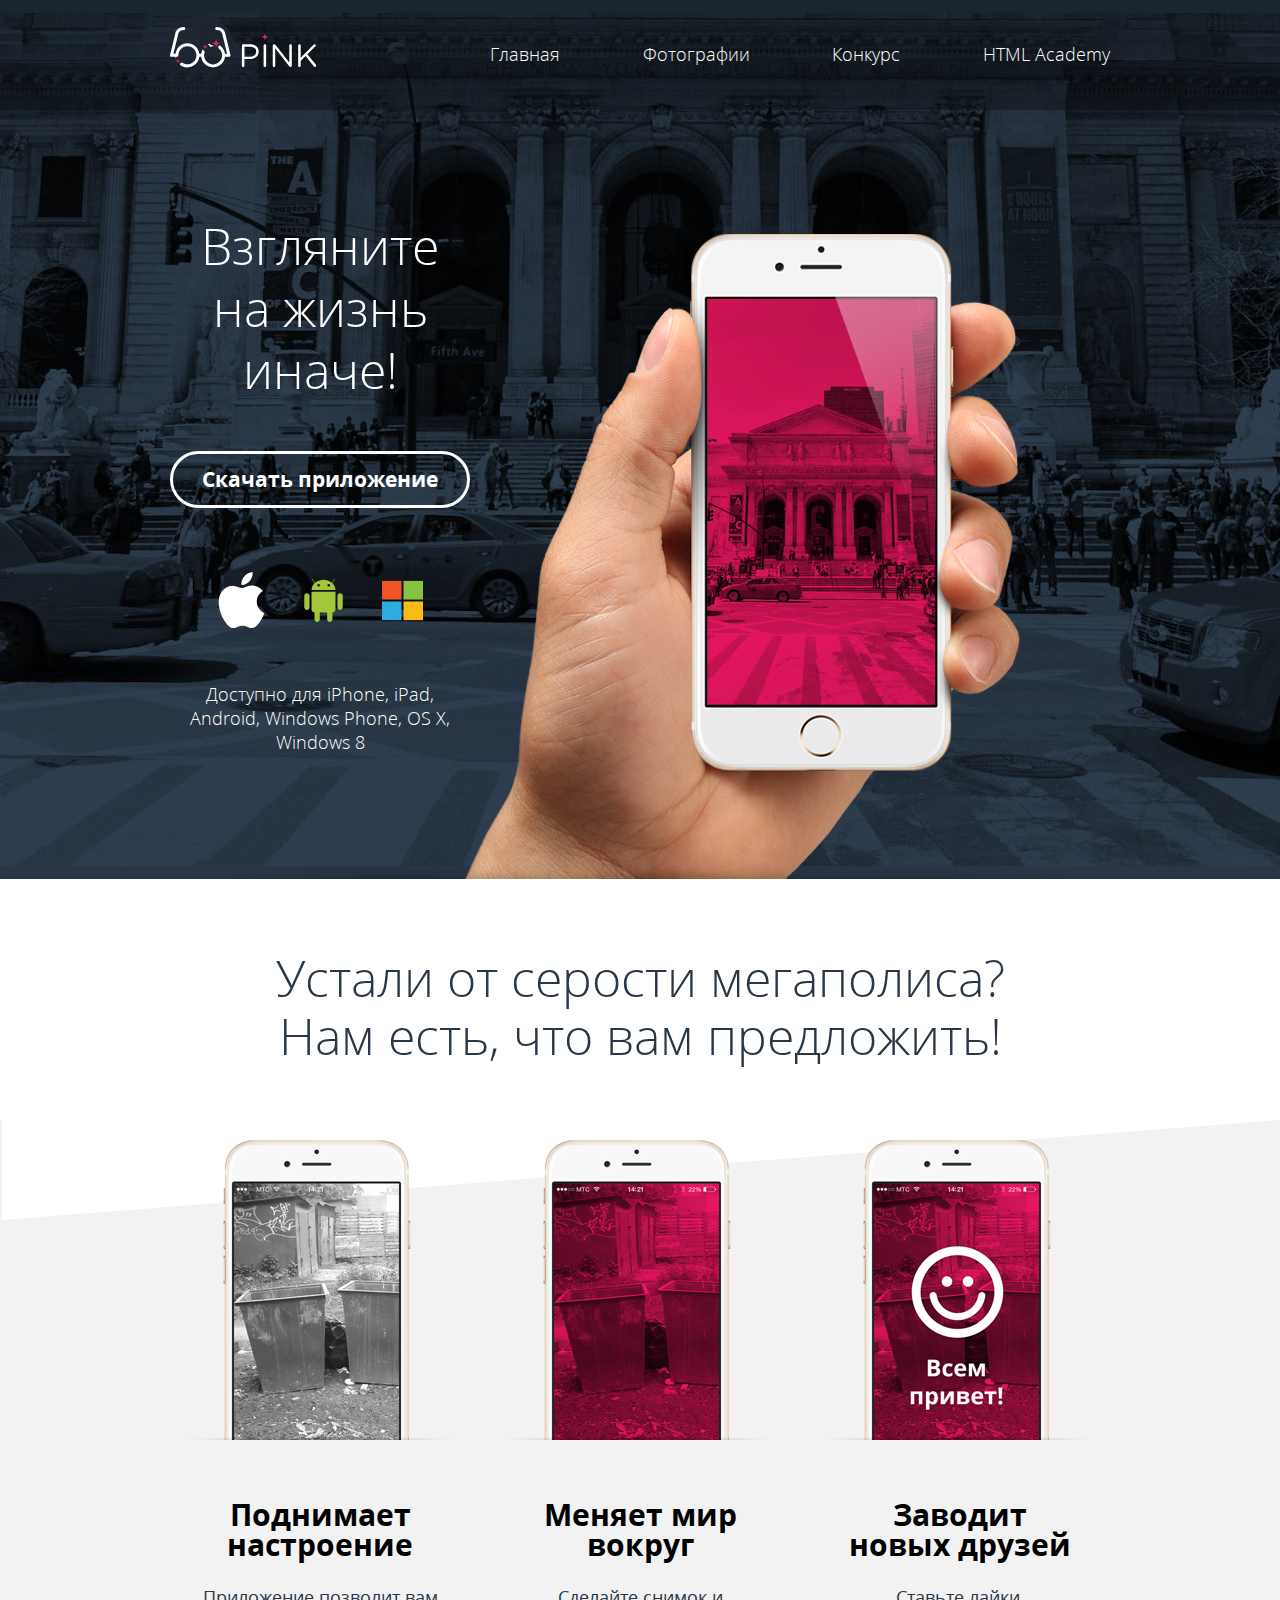
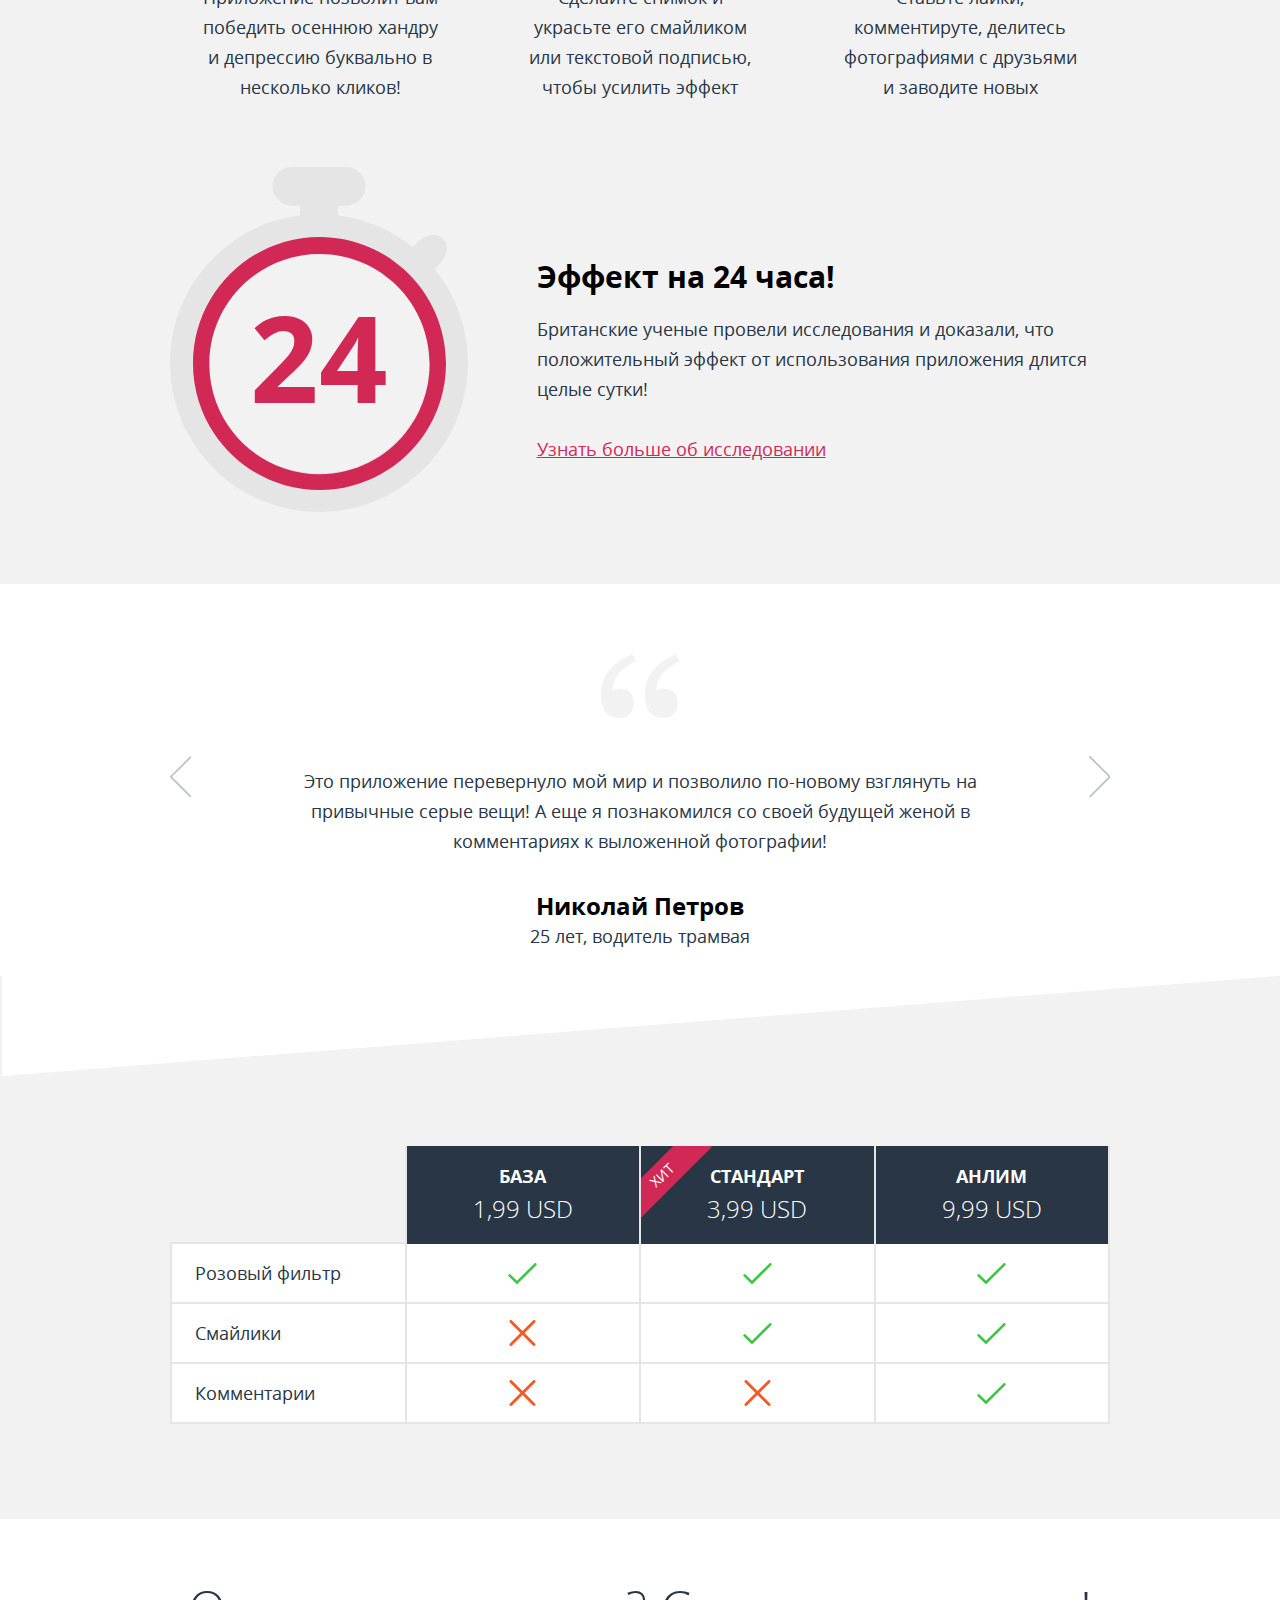
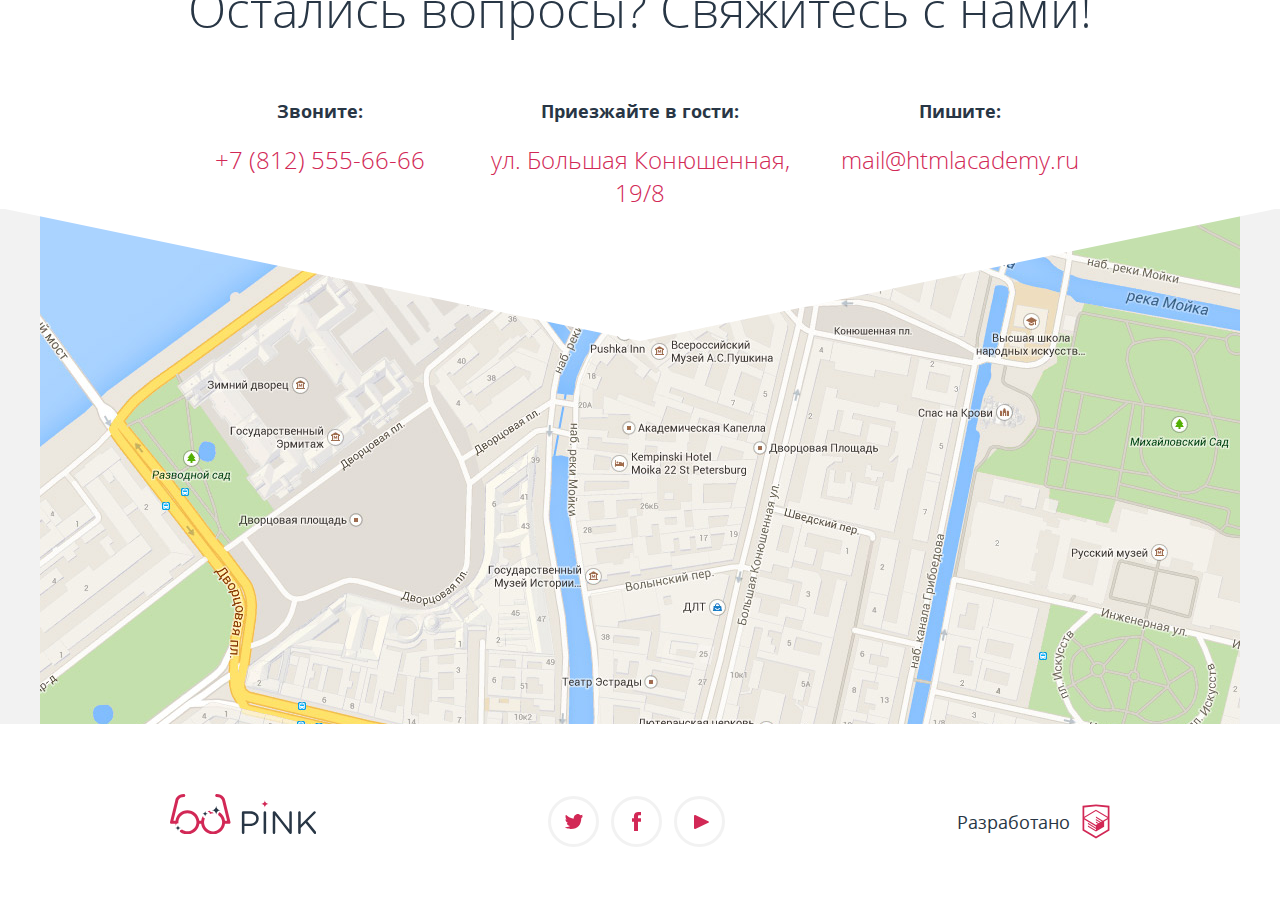
<file: pink/index.html>
<!DOCTYPE html>
<html lang="ru">
  <head>
    <meta charset="utf-8">
    <title>HTML Academy: Пинк</title>
    <link rel="stylesheet" type="text/css" href="css/style.min.css">
    <meta name="viewport" content="width=device-width, initial-scale=1.0">
    <meta name="format-detection" content="telephone=no">
    <script src="js/svg4everybody.min.js"></script>
    <script async src="js/picturefill.min.js"></script>
  </head>
  <body>
    <header class="header header--front">
      <nav class="main-menu  main-menu--closed  main-menu--no-js">
        <div class="main-menu__branding  page-width">
          <a href="" class="header__logo-link">
            <svg class="logo  header__logo" xmlns="http://www.w3.org/2000/svg" width="146.3" height="40.375" viewBox="0 0 146.3 40.375">
              <g class="logo__title">
                <path d="M71.874 18.66c0-.707.58-1.287 1.256-1.287h7.18c5.087 0 8.436 2.704 8.436 7.146v.063c0 4.86-4.057 7.373-8.854 7.373h-5.475v6.825c0 .71-.58 1.29-1.288 1.29-.677 0-1.257-.58-1.257-1.29V18.66zm8.114 10.98c3.734 0 6.182-1.995 6.182-4.958v-.063c0-3.22-2.414-4.895-6.053-4.895h-5.7v9.917h5.57zM93.603 18.5c0-.708.58-1.288 1.255-1.288.71 0 1.288.58 1.288 1.288v20.283c0 .708-.58 1.287-1.288 1.287-.676 0-1.255-.58-1.255-1.287V18.5zM102.744 18.532c0-.676.58-1.256 1.256-1.256h.354c.58 0 .935.29 1.288.74l13.684 17.45V18.468c0-.676.547-1.256 1.256-1.256.676 0 1.224.58 1.224 1.256v20.35c0 .675-.48 1.19-1.158 1.19h-.13c-.547 0-.934-.322-1.318-.773l-13.975-17.868v17.45c0 .676-.547 1.256-1.256 1.256-.677 0-1.224-.58-1.224-1.256V18.532h-.002zM128.173 18.5c0-.708.58-1.288 1.257-1.288.708 0 1.286.58 1.286 1.288v12.33l12.848-13.167c.29-.257.58-.45.998-.45.676 0 1.225.61 1.225 1.255 0 .354-.162.644-.42.9l-7.984 7.92 8.564 10.562c.225.29.354.547.354.935 0 .676-.577 1.288-1.285 1.288-.483 0-.806-.258-1.03-.58l-8.402-10.463-4.863 4.86v4.895c0 .708-.578 1.288-1.286 1.288-.677 0-1.257-.58-1.257-1.288V18.5h-.004z"/>
              </g>
              <path class="logo__stars" d="M98.498 9.875c-2.002 0-3.623-1.623-3.623-3.624 0 2.002-1.623 3.625-3.625 3.625 2.002 0 3.625 1.623 3.625 3.624 0-2.002 1.62-3.625 3.623-3.625z"/>
              <g class="logo__glasses  logo__glasses--stars">
                <path d="M43.094 19.313c.246 0 .49.014.73.033-.437-.728-1.227-1.22-2.136-1.22-.877 0-1.614-.57-1.884-1.355-.727.21-1.425.483-2.09.817.063.017.123.038.19.038 1.103 0 2 .896 2 2 0 .096-.016.188-.03.28 1-.38 2.085-.592 3.22-.592z"/>
                <path d="M60.462 28.016L55.287 6.65c-.36-2.347-2.593-6.65-8.6-6.65-.828 0-1.5.67-1.5 1.5s.672 1.5 1.5 1.5c4.857 0 5.576 3.73 5.64 4.143l4.767 19.7H55.02c-.444-3.556-2.452-6.627-5.304-8.52-.897.378-1.53 1.268-1.53 2.302 0 .088-.014.17-.025.256 1.992 1.36 3.416 3.49 3.83 5.965.082.49.135.988.135 1.5s-.053 1.012-.135 1.5c-.716 4.272-4.42 7.53-8.896 7.53-4.475 0-8.18-3.258-8.896-7.53-.082-.488-.135-.988-.135-1.5s.053-1.01.135-1.5c.147-.878.427-1.71.808-2.483-1.034-.078-1.852-.932-1.852-1.985 0-.19-.077-.357-.192-.49-.938 1.47-1.57 3.15-1.795 4.96h-1.82c-.74-5.928-5.802-10.532-11.927-10.532S6.235 20.917 5.493 26.845H3.42L8.187 7.142C8.25 6.73 8.97 3 13.827 3c.828 0 1.5-.67 1.5-1.5s-.672-1.5-1.5-1.5c-6.007 0-8.24 4.303-8.6 6.65L.052 28.017c-.266 1.11.53 1.826 1.426 1.826.012 0 .023.004.036.004h3.982c.08.628.215 1.237.387 1.83.06-.105.102-.223.102-.353 0-1.104.896-2 2-2 .166 0 .324.025.478.063-.043-.343-.074-.688-.074-1.042 0-.512.052-1.01.134-1.5.715-4.27 4.42-7.53 8.896-7.53s8.18 3.26 8.896 7.53c.082.49.135.988.135 1.5s-.052 1.012-.134 1.5c-.715 4.272-4.42 7.53-8.896 7.53-2.022 0-3.883-.67-5.386-1.793-.35.303-.8.492-1.3.492-.412 0-.748.336-.748.748 0 .29-.065.564-.176.812 2.075 1.708 4.722 2.743 7.614 2.743 6.125 0 11.185-4.604 11.927-10.53h1.815c.742 5.926 5.802 10.53 11.927 10.53s11.186-4.604 11.927-10.53H59c.012 0 .023-.004.036-.004.895.002 1.692-.715 1.426-1.824z"/>
              </g>
              <g class="logo__glasses  logo__glasses--nostars">
              <path d="M60.462 28.016L55.287 6.65c-.36-2.347-2.593-6.65-8.6-6.65-.828 0-1.5.67-1.5 1.5s.672 1.5 1.5 1.5c4.857 0 5.576 3.73 5.64 4.143l4.767 19.7H55.02c-.74-5.926-5.8-10.53-11.926-10.53s-11.186 4.604-11.927 10.53h-1.82c-.74-5.926-5.802-10.53-11.927-10.53S6.235 20.917 5.493 26.843H3.42l4.767-19.7C8.25 6.73 8.97 3 13.827 3c.828 0 1.5-.67 1.5-1.5s-.672-1.5-1.5-1.5c-6.007 0-8.24 4.303-8.6 6.65L.052 28.017c-.266 1.11.53 1.826 1.426 1.826.012 0 .023.004.036.004h3.982c.74 5.926 5.802 10.53 11.927 10.53s11.185-4.604 11.927-10.53h1.814c.742 5.926 5.802 10.53 11.927 10.53s11.187-4.604 11.928-10.53H59c.012 0 .023-.004.036-.004.895 0 1.692-.717 1.426-1.826zm-34.147 1.828c-.715 4.272-4.42 7.53-8.896 7.53-4.476 0-8.18-3.258-8.897-7.53-.082-.488-.135-.988-.135-1.5s.053-1.01.135-1.5c.715-4.27 4.42-7.53 8.896-7.53 4.474 0 8.18 3.26 8.895 7.53.082.49.135.988.135 1.5s-.053 1.01-.135 1.5zm25.675 0c-.716 4.272-4.42 7.53-8.896 7.53-4.475 0-8.18-3.258-8.896-7.53-.082-.488-.135-.988-.135-1.5s.053-1.01.135-1.5c.716-4.27 4.42-7.53 8.896-7.53 4.475 0 8.18 3.26 8.896 7.53.082.49.135.988.135 1.5s-.053 1.01-.135 1.5z"/>
              </g>
              <path class="logo__stars" d="M50.686 16.125c-2.485 0-4.5-2.014-4.5-4.5 0 2.486-2.013 4.5-4.498 4.5 2.485 0 4.5 2.014 4.5 4.5 0-2.486 2.012-4.5 4.498-4.5zM37.904 19.626c-1.52 0-2.75-1.23-2.75-2.75 0 1.52-1.23 2.75-2.748 2.75 1.52 0 2.75 1.23 2.75 2.75 0-1.52 1.23-2.75 2.748-2.75zM10.734 34.072c-1.52 0-2.75-1.23-2.75-2.75 0 1.52-1.23 2.75-2.748 2.75 1.52 0 2.75 1.23 2.75 2.748 0-1.517 1.23-2.748 2.748-2.748z"/>
            </svg>
          </a>
          <div class="main-menu__items">
            <a class="main-menu__item  main-menu__item--active" href="">Главная</a>
            <a class="main-menu__item" href="photo.html">Фотографии</a>
            <a class="main-menu__item" href="form.html">Конкурс</a>
            <a class="main-menu__item" href="https://htmlacademy.ru">HTML Academy</a>
          </div>
          <button class="main-menu__switch" type="button">
            <span class="main-menu__switch-line"></span>
            <span class="main-menu__switch-line"></span>
            <span class="main-menu__switch-line"></span>
          </button>
        </div>
      </nav>
      <div class="intro">
        <div class="intro__inner">
          <div class="apps">
            <div class="apps__hand"></div>
            <div class="apps__links">
              <div class="apps__links-inner">
                <h2 class="apps__title">Взгляните на жизнь иначе!</h2>
                <a href="https://www.appstore.com/" class="apps__download  button">Скачать приложение</a>
                <script>svg4everybody(); </script>
                <div class="apps__logos">
                  <a class="apps__link" href="https://www.appstore.com/" title="Apple Store">
                    <svg width="47" height="56">
                      <use xmlns:xlink="http://www.w3.org/1999/xlink" xlink:href="img/icons/symbols.svg#logo-apple"></use>
                    </svg>
                  </a>
                  <a class="apps__link" href="https://play.google.com/" title="Google Play">
                    <svg width="47" height="43">
                      <use xmlns:xlink="http://www.w3.org/1999/xlink" xlink:href="img/icons/symbols.svg#logo-android"></use>
                    </svg>
                  </a>
                  <a class="apps__link" href="https://www.microsoft.com/ru-ru/store/apps" title="Windows Store">
                    <svg width="41" height="43">
                      <use xmlns:xlink="http://www.w3.org/1999/xlink" xlink:href="img/icons/symbols.svg#logo-microsoft"></use>
                    </svg>
                  </a>
                </div>
                <div class="apps__description">Доступно для iPhone, iPad, Android, Windows Phone, OS X, Windows 8</div>
              </div>
            </div>
          </div>
        </div>
      </div>
    </header>
    <div class="promo">
      <div class="promo__header  page-width">
        <h2 class="promo__slogan">Устали от серости мегаполиса?</h2>
        <h2 class="promo__slogan">Нам есть, что вам предложить!</h2>
      </div>
      <div class="promo__items-wrapper">
        <div class="promo__items  page-width">
          <div class="promo__items-inner">
            <div class="promo__item">
              <div class="promo__image  promo__image--image-1"></div>
              <h3 class="promo__title">Поднимает настроение</h3>
              <p class="promo__text">Приложение позволит вам победить осеннюю хандру и депрессию буквально в несколько кликов!</p>
            </div>
            <div class="promo__item">
              <div class="promo__image  promo__image--image-2"></div>
              <h3 class="promo__title">Меняет мир вокруг</h3>
              <p class="promo__text">Сделайте снимок и украсьте его смайликом или текстовой подписью, чтобы усилить эффект</p>
            </div>
            <div class="promo__item">
              <div class="promo__image  promo__image--image-3"></div>
              <h3 class="promo__title">Заводит новых друзей</h3>
              <p class="promo__text">Ставьте лайки, комментируте, делитесь фотографиями с друзьями и заводите новых</p>
            </div>
          </div>
        </div>
      </div>
      <div class="promo__footer-wrapper">
        <div class="promo__footer  page-width">
         <div class="promo__timer-wrapper">
            <div class="promo__timer">
              <div class="promo__circle">
                <div class="promo__time">24</div>
              </div>
            </div>
          </div>
          <div class="promo__footer-item">
            <h3 class="promo__title  promo__title--bottom">Эффект <br>на 24 часа!</h3>
            <p class="promo__text  promo__text--bottom">Британские ученые провели исследования и доказали, что положительный эффект от использования приложения длится целые сутки!
            </p>
            <a class="promo__readmore" href="brit.html">Узнать больше об исследовании</a>
          </div>
        </div>
      </div>
    </div>
    <div class="reviews">
      <div class="reviews__inner  page-width">
        <div class="slider">
          <div class="reviews__items  slider__items">
            <div class="reviews__item  slider__item">
              <h3 class="reviews__title">Николай Петров</h3>
              <p class="reviews__description">25 лет, водитель трамвая</p>
              <q class="reviews__text">Это приложение перевернуло мой мир и позволило по-новому взглянуть на привычные серые вещи! А еще я познакомился со своей будущей женой в комментариях к выложенной фотографии!</q>
            </div>
            <div class="reviews__item  slider__item">
              <h3 class="reviews__title">Николай Петров</h3>
              <p class="reviews__description">25 лет, водитель трамвая</p>
              <q class="reviews__text">Это приложение перевернуло мой мир и позволило по-новому взглянуть на привычные серые вещи! А еще я познакомился со своей будущей женой в комментариях к выложенной фотографии!</q>
            </div>
            <div class="reviews__item  slider__item">
              <h3 class="reviews__title">Николай Петров</h3>
              <p class="reviews__description">25 лет, водитель трамвая</p>
              <q class="reviews__text">Это приложение перевернуло мой мир и позволило по-новому взглянуть на привычные серые вещи! А еще я познакомился со своей будущей женой в комментариях к выложенной фотографии!</q>
            </div>
          </div>
          <div class="reviews__arrows">
            <button class="reviews__arrow reviews__arrow--left" type="button"></button>
            <button class="reviews__arrow reviews__arrow--right" type="button"></button>
          </div>
          <div class="reviews__switches  slider__switches">
            <input class="slider__control" type="radio" name="review" id="review-1" checked>
            <label class="slider__switch" for="review-1"></label>
            <input class="slider__control" type="radio" name="review" id="review-2">
            <label class="slider__switch" for="review-2"></label>
            <input class="slider__control" type="radio" name="review" id="review-3">
            <label class="slider__switch" for="review-3"></label>
          </div>
        </div>
      </div>
    </div>
    <div class="price">
      <div class="price__inner">
        <div class="slider">
          <div class="price__table slider__items">
            <div class="price__column  slider__item">
              <div class="price__item">Розовый фильтр</div>
              <div class="price__item">Смайлики</div>
              <div class="price__item">Комментарии</div>
            </div>
            <div class="price__column  slider__item">
              <header class="price__item  price__item--header">
                <div class="price__title">База</div>
                <div class="price__cost">1,99 USD</div>
              </header>
              <div class="price__item  price__item--yes">Розовый фильтр</div>
              <div class="price__item  price__item--no">Смайлики</div>
              <div class="price__item  price__item--no">Комментарии</div>
            </div>
            <div class="price__column  slider__item">
              <header class="price__item  price__item--header  price__item--hit">
                <div class="price__title">Стандарт</div>
                <div class="price__cost">3,99 USD</div>
              </header>
              <div class="price__item  price__item--yes">Розовый фильтр</div>
              <div class="price__item  price__item--yes">Смайлики</div>
              <div class="price__item  price__item--no">Комментарии</div>
            </div>
            <div class="price__column  slider__item">
              <header class="price__item  price__item--header">
                <div class="price__title">Анлим</div>
                <div class="price__cost">9,99 USD</div>
              </header>
              <div class="price__item  price__item--yes">Розовый фильтр</div>
              <div class="price__item  price__item--yes">Смайлики</div>
              <div class="price__item  price__item--yes">Комментарии</div>
            </div>
          </div>
          <div class="price__switches  slider__switches">
            <input class="slider__control" type="radio" name="price" id="price-1">
            <label class="slider__switch" for="price-1"></label>
            <input class="slider__control" type="radio" name="price" id="price-2" checked>
            <label class="slider__switch" for="price-2"></label>
            <input class="slider__control" type="radio" name="price" id="price-3">
            <label class="slider__switch" for="price-3"></label>
          </div>
        </div>
      </div>
    </div>
    <footer class="footer">
      <div class="contacts">
        <div class="contacts__inner  page-width">
          <h3 class="contacts__title">Остались вопросы? Свяжитесь с нами!</h3>
          <div class="contacts__items">
            <div class="contacts__item">
              <h4 class="contacts__label">Звоните:</h4>
              <p class="contacts__data">+7 (812) 555-66-66</p>
            </div>
            <div class="contacts__item">
              <h4 class="contacts__label">Пишите:</h4>
              <a class="contacts__data  contacts__data--mail" href="mailto:mail@htmlacademy.ru">mail@htmlacademy.ru</a>
            </div>
            <div class="contacts__item">
              <h4 class="contacts__label">Приезжайте в гости:</h4>
              <p class="contacts__data">ул. Большая Конюшенная, 19/8</p>
            </div>
          </div>
        </div>
        <div class="contacts__map">
          <iframe src="https://www.google.com/maps/embed?pb=!1m18!1m12!1m3!1d3997.3566910597765!2d30.318419990807197!3d59.937479378541646!2m3!1f0!2f0!3f0!3m2!1i1024!2i768!4f13.1!3m3!1m2!1s0x469631057d105877%3A0x91c16b0cf63dfa74!2z0JHQvtC70YzRiNCw0Y8g0JrQvtC90Y7RiNC10L3QvdCw0Y8g0YPQu9C40YbQsA!5e0!3m2!1sru!2sru!4v1466943129510" style="border-style: none; width: 100%; height: 100%;" allowfullscreen></iframe>
        </div>
      </div>
      <div class="footer__branding  footer__branding--front  page-width">

        <a href="index.html" class="footer__logo-link">
          <svg class="logo  footer__logo" xmlns="http://www.w3.org/2000/svg" width="146.3" height="40.375" viewBox="0 0 146.3 40.375">
            <g class="logo__title  logo__title--inverse">
              <path d="M71.874 18.66c0-.707.58-1.287 1.256-1.287h7.18c5.087 0 8.436 2.704 8.436 7.146v.063c0 4.86-4.057 7.373-8.854 7.373h-5.475v6.825c0 .71-.58 1.29-1.288 1.29-.677 0-1.257-.58-1.257-1.29V18.66zm8.114 10.98c3.734 0 6.182-1.995 6.182-4.958v-.063c0-3.22-2.414-4.895-6.053-4.895h-5.7v9.917h5.57zM93.603 18.5c0-.708.58-1.288 1.255-1.288.71 0 1.288.58 1.288 1.288v20.283c0 .708-.58 1.287-1.288 1.287-.676 0-1.255-.58-1.255-1.287V18.5zM102.744 18.532c0-.676.58-1.256 1.256-1.256h.354c.58 0 .935.29 1.288.74l13.684 17.45V18.468c0-.676.547-1.256 1.256-1.256.676 0 1.224.58 1.224 1.256v20.35c0 .675-.48 1.19-1.158 1.19h-.13c-.547 0-.934-.322-1.318-.773l-13.975-17.868v17.45c0 .676-.547 1.256-1.256 1.256-.677 0-1.224-.58-1.224-1.256V18.532h-.002zM128.173 18.5c0-.708.58-1.288 1.257-1.288.708 0 1.286.58 1.286 1.288v12.33l12.848-13.167c.29-.257.58-.45.998-.45.676 0 1.225.61 1.225 1.255 0 .354-.162.644-.42.9l-7.984 7.92 8.564 10.562c.225.29.354.547.354.935 0 .676-.577 1.288-1.285 1.288-.483 0-.806-.258-1.03-.58l-8.402-10.463-4.863 4.86v4.895c0 .708-.578 1.288-1.286 1.288-.677 0-1.257-.58-1.257-1.288V18.5h-.004z"/>
            </g>
            <path class="logo__stars" d="M98.498 9.875c-2.002 0-3.623-1.623-3.623-3.624 0 2.002-1.623 3.625-3.625 3.625 2.002 0 3.625 1.623 3.625 3.624 0-2.002 1.62-3.625 3.623-3.625z"/>
            <g class="logo__glasses  logo__glasses--stars  logo__glasses--inverse">
              <path d="M43.094 19.313c.246 0 .49.014.73.033-.437-.728-1.227-1.22-2.136-1.22-.877 0-1.614-.57-1.884-1.355-.727.21-1.425.483-2.09.817.063.017.123.038.19.038 1.103 0 2 .896 2 2 0 .096-.016.188-.03.28 1-.38 2.085-.592 3.22-.592z"/>
              <path d="M60.462 28.016L55.287 6.65c-.36-2.347-2.593-6.65-8.6-6.65-.828 0-1.5.67-1.5 1.5s.672 1.5 1.5 1.5c4.857 0 5.576 3.73 5.64 4.143l4.767 19.7H55.02c-.444-3.556-2.452-6.627-5.304-8.52-.897.378-1.53 1.268-1.53 2.302 0 .088-.014.17-.025.256 1.992 1.36 3.416 3.49 3.83 5.965.082.49.135.988.135 1.5s-.053 1.012-.135 1.5c-.716 4.272-4.42 7.53-8.896 7.53-4.475 0-8.18-3.258-8.896-7.53-.082-.488-.135-.988-.135-1.5s.053-1.01.135-1.5c.147-.878.427-1.71.808-2.483-1.034-.078-1.852-.932-1.852-1.985 0-.19-.077-.357-.192-.49-.938 1.47-1.57 3.15-1.795 4.96h-1.82c-.74-5.928-5.802-10.532-11.927-10.532S6.235 20.917 5.493 26.845H3.42L8.187 7.142C8.25 6.73 8.97 3 13.827 3c.828 0 1.5-.67 1.5-1.5s-.672-1.5-1.5-1.5c-6.007 0-8.24 4.303-8.6 6.65L.052 28.017c-.266 1.11.53 1.826 1.426 1.826.012 0 .023.004.036.004h3.982c.08.628.215 1.237.387 1.83.06-.105.102-.223.102-.353 0-1.104.896-2 2-2 .166 0 .324.025.478.063-.043-.343-.074-.688-.074-1.042 0-.512.052-1.01.134-1.5.715-4.27 4.42-7.53 8.896-7.53s8.18 3.26 8.896 7.53c.082.49.135.988.135 1.5s-.052 1.012-.134 1.5c-.715 4.272-4.42 7.53-8.896 7.53-2.022 0-3.883-.67-5.386-1.793-.35.303-.8.492-1.3.492-.412 0-.748.336-.748.748 0 .29-.065.564-.176.812 2.075 1.708 4.722 2.743 7.614 2.743 6.125 0 11.185-4.604 11.927-10.53h1.815c.742 5.926 5.802 10.53 11.927 10.53s11.186-4.604 11.927-10.53H59c.012 0 .023-.004.036-.004.895.002 1.692-.715 1.426-1.824z"/>
            </g>
            <g class="logo__glasses  logo__glasses--nostars  logo__glasses--inverse">
            <path d="M60.462 28.016L55.287 6.65c-.36-2.347-2.593-6.65-8.6-6.65-.828 0-1.5.67-1.5 1.5s.672 1.5 1.5 1.5c4.857 0 5.576 3.73 5.64 4.143l4.767 19.7H55.02c-.74-5.926-5.8-10.53-11.926-10.53s-11.186 4.604-11.927 10.53h-1.82c-.74-5.926-5.802-10.53-11.927-10.53S6.235 20.917 5.493 26.843H3.42l4.767-19.7C8.25 6.73 8.97 3 13.827 3c.828 0 1.5-.67 1.5-1.5s-.672-1.5-1.5-1.5c-6.007 0-8.24 4.303-8.6 6.65L.052 28.017c-.266 1.11.53 1.826 1.426 1.826.012 0 .023.004.036.004h3.982c.74 5.926 5.802 10.53 11.927 10.53s11.185-4.604 11.927-10.53h1.814c.742 5.926 5.802 10.53 11.927 10.53s11.187-4.604 11.928-10.53H59c.012 0 .023-.004.036-.004.895 0 1.692-.717 1.426-1.826zm-34.147 1.828c-.715 4.272-4.42 7.53-8.896 7.53-4.476 0-8.18-3.258-8.897-7.53-.082-.488-.135-.988-.135-1.5s.053-1.01.135-1.5c.715-4.27 4.42-7.53 8.896-7.53 4.474 0 8.18 3.26 8.895 7.53.082.49.135.988.135 1.5s-.053 1.01-.135 1.5zm25.675 0c-.716 4.272-4.42 7.53-8.896 7.53-4.475 0-8.18-3.258-8.896-7.53-.082-.488-.135-.988-.135-1.5s.053-1.01.135-1.5c.716-4.27 4.42-7.53 8.896-7.53 4.475 0 8.18 3.26 8.896 7.53.082.49.135.988.135 1.5s-.053 1.01-.135 1.5z"/>
            </g>
            <path class="logo__stars  logo__stars--inverse" d="M50.686 16.125c-2.485 0-4.5-2.014-4.5-4.5 0 2.486-2.013 4.5-4.498 4.5 2.485 0 4.5 2.014 4.5 4.5 0-2.486 2.012-4.5 4.498-4.5zM37.904 19.626c-1.52 0-2.75-1.23-2.75-2.75 0 1.52-1.23 2.75-2.748 2.75 1.52 0 2.75 1.23 2.75 2.75 0-1.52 1.23-2.75 2.748-2.75zM10.734 34.072c-1.52 0-2.75-1.23-2.75-2.75 0 1.52-1.23 2.75-2.748 2.75 1.52 0 2.75 1.23 2.75 2.748 0-1.517 1.23-2.748 2.748-2.748z"/>
          </svg>
        </a>
        <div class="footer__social  social">
          <a  class="social__link  social__link--twitter" href="https://twitter.com/htmlacademy">
          </a>
          <a  class="social__link  social__link--facebook" href="https://www.facebook.com/htmlacademy">
          </a>
          <a  class="social__link  social__link--youtube" href="https://www.youtube.com/htmlacademy">
          </a>
        </div>
        <div class="footer__copyright">
          Разработано
          <a class="footer__copyright-logo" href="https://htmlacademy.ru"></a>
        </div>
      </div>

    </footer>
    <script src="js/script.js"></script>
  </body>
</html>
</file>
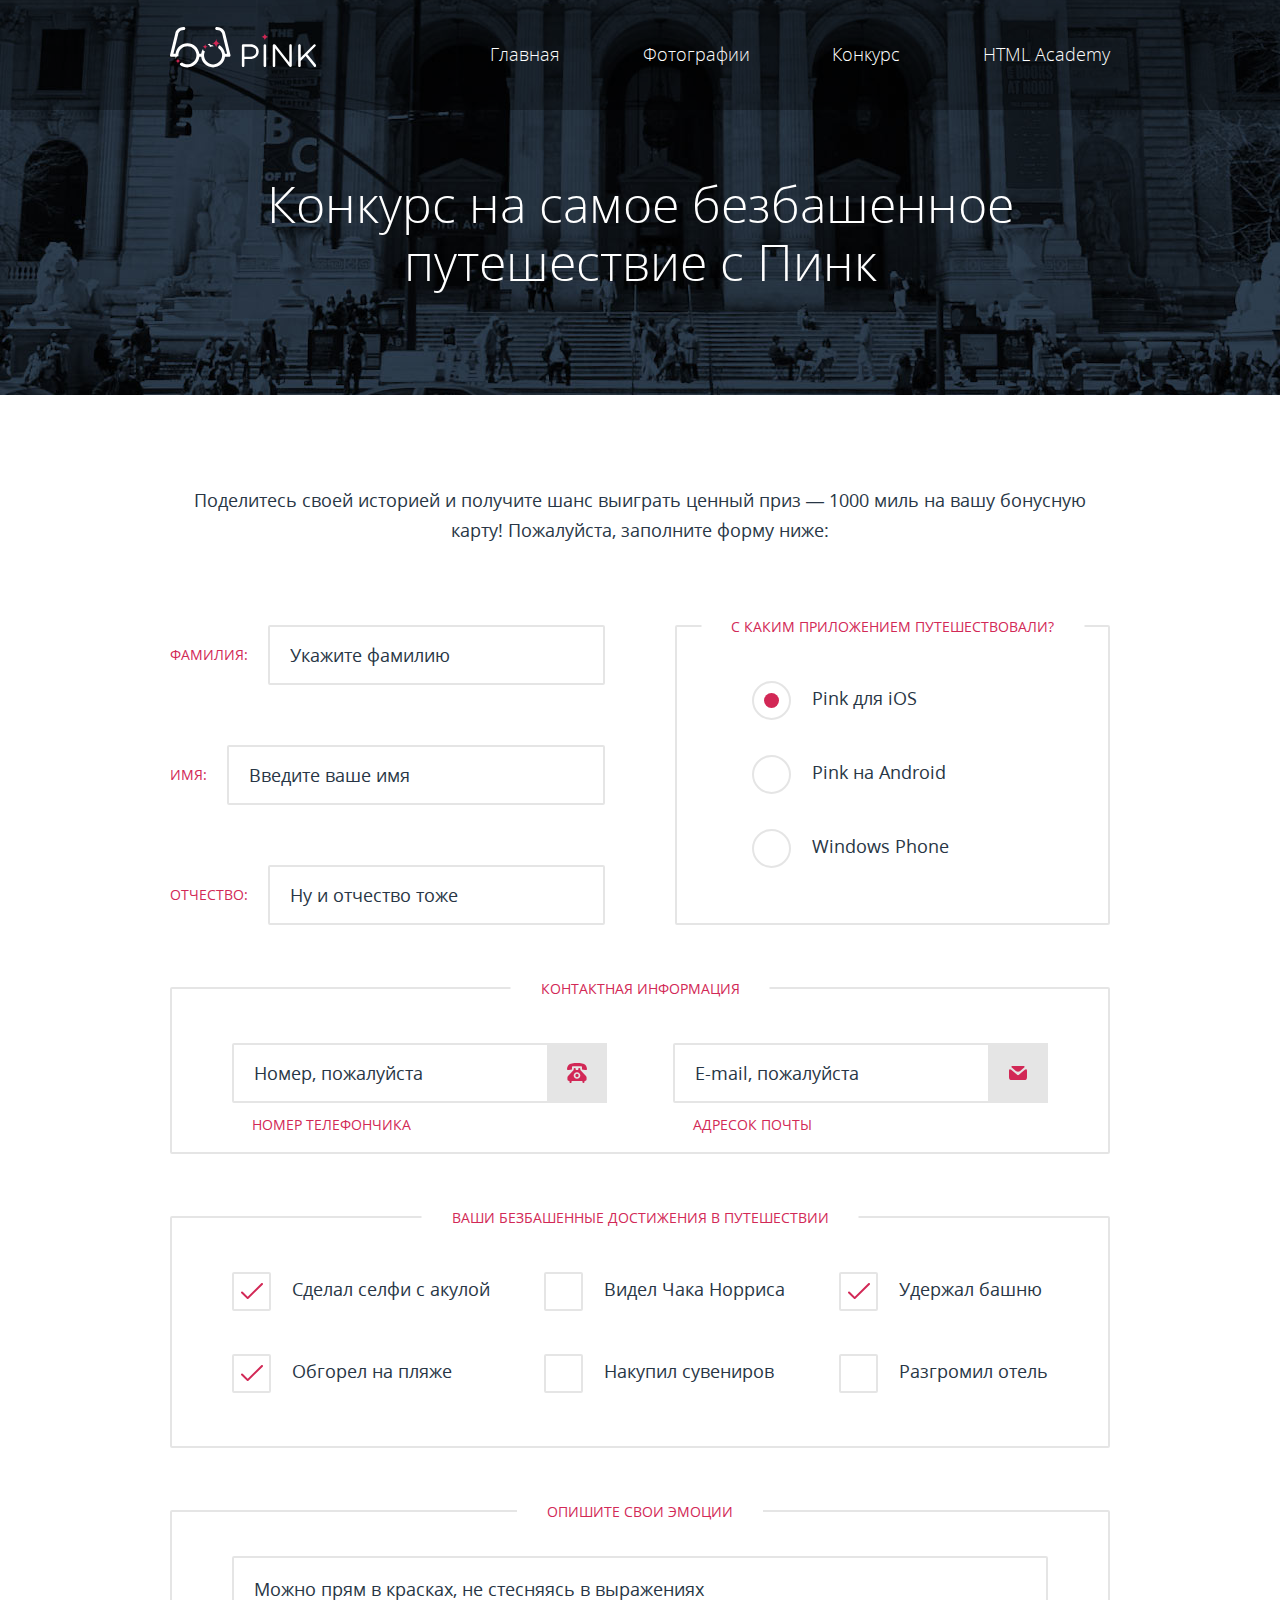
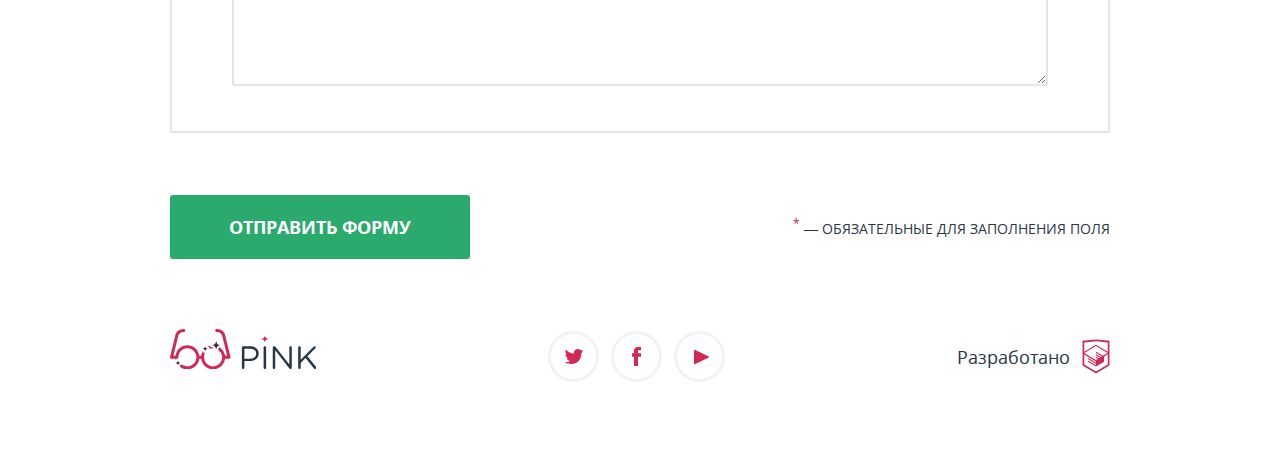
<file: pink/form.html>
<!DOCTYPE html>
<html lang="ru">
  <head>
    <meta charset="utf-8">
    <title>HTML Academy: Пинк</title>
    <link rel="stylesheet" type="text/css" href="css/style.min.css">
    <meta name="viewport" content="width=device-width, initial-scale=1.0">
    <meta name="format-detection" content="telephone=no">
    <script async src="js/picturefill.min.js"></script>
  </head>
  <body>
    <header class="header header--front">
      <nav class="main-menu  main-menu--closed  main-menu--no-js">
        <div class="main-menu__branding  page-width">
          <a href="index.html" class="header__logo-link">
            <svg class="logo  header__logo" xmlns="http://www.w3.org/2000/svg" width="146.3" height="40.375" viewBox="0 0 146.3 40.375">
              <g class="logo__title">
                <path d="M71.874 18.66c0-.707.58-1.287 1.256-1.287h7.18c5.087 0 8.436 2.704 8.436 7.146v.063c0 4.86-4.057 7.373-8.854 7.373h-5.475v6.825c0 .71-.58 1.29-1.288 1.29-.677 0-1.257-.58-1.257-1.29V18.66zm8.114 10.98c3.734 0 6.182-1.995 6.182-4.958v-.063c0-3.22-2.414-4.895-6.053-4.895h-5.7v9.917h5.57zM93.603 18.5c0-.708.58-1.288 1.255-1.288.71 0 1.288.58 1.288 1.288v20.283c0 .708-.58 1.287-1.288 1.287-.676 0-1.255-.58-1.255-1.287V18.5zM102.744 18.532c0-.676.58-1.256 1.256-1.256h.354c.58 0 .935.29 1.288.74l13.684 17.45V18.468c0-.676.547-1.256 1.256-1.256.676 0 1.224.58 1.224 1.256v20.35c0 .675-.48 1.19-1.158 1.19h-.13c-.547 0-.934-.322-1.318-.773l-13.975-17.868v17.45c0 .676-.547 1.256-1.256 1.256-.677 0-1.224-.58-1.224-1.256V18.532h-.002zM128.173 18.5c0-.708.58-1.288 1.257-1.288.708 0 1.286.58 1.286 1.288v12.33l12.848-13.167c.29-.257.58-.45.998-.45.676 0 1.225.61 1.225 1.255 0 .354-.162.644-.42.9l-7.984 7.92 8.564 10.562c.225.29.354.547.354.935 0 .676-.577 1.288-1.285 1.288-.483 0-.806-.258-1.03-.58l-8.402-10.463-4.863 4.86v4.895c0 .708-.578 1.288-1.286 1.288-.677 0-1.257-.58-1.257-1.288V18.5h-.004z"/>
              </g>
              <path class="logo__stars" d="M98.498 9.875c-2.002 0-3.623-1.623-3.623-3.624 0 2.002-1.623 3.625-3.625 3.625 2.002 0 3.625 1.623 3.625 3.624 0-2.002 1.62-3.625 3.623-3.625z"/>
              <g class="logo__glasses  logo__glasses--stars">
                <path d="M43.094 19.313c.246 0 .49.014.73.033-.437-.728-1.227-1.22-2.136-1.22-.877 0-1.614-.57-1.884-1.355-.727.21-1.425.483-2.09.817.063.017.123.038.19.038 1.103 0 2 .896 2 2 0 .096-.016.188-.03.28 1-.38 2.085-.592 3.22-.592z"/>
                <path d="M60.462 28.016L55.287 6.65c-.36-2.347-2.593-6.65-8.6-6.65-.828 0-1.5.67-1.5 1.5s.672 1.5 1.5 1.5c4.857 0 5.576 3.73 5.64 4.143l4.767 19.7H55.02c-.444-3.556-2.452-6.627-5.304-8.52-.897.378-1.53 1.268-1.53 2.302 0 .088-.014.17-.025.256 1.992 1.36 3.416 3.49 3.83 5.965.082.49.135.988.135 1.5s-.053 1.012-.135 1.5c-.716 4.272-4.42 7.53-8.896 7.53-4.475 0-8.18-3.258-8.896-7.53-.082-.488-.135-.988-.135-1.5s.053-1.01.135-1.5c.147-.878.427-1.71.808-2.483-1.034-.078-1.852-.932-1.852-1.985 0-.19-.077-.357-.192-.49-.938 1.47-1.57 3.15-1.795 4.96h-1.82c-.74-5.928-5.802-10.532-11.927-10.532S6.235 20.917 5.493 26.845H3.42L8.187 7.142C8.25 6.73 8.97 3 13.827 3c.828 0 1.5-.67 1.5-1.5s-.672-1.5-1.5-1.5c-6.007 0-8.24 4.303-8.6 6.65L.052 28.017c-.266 1.11.53 1.826 1.426 1.826.012 0 .023.004.036.004h3.982c.08.628.215 1.237.387 1.83.06-.105.102-.223.102-.353 0-1.104.896-2 2-2 .166 0 .324.025.478.063-.043-.343-.074-.688-.074-1.042 0-.512.052-1.01.134-1.5.715-4.27 4.42-7.53 8.896-7.53s8.18 3.26 8.896 7.53c.082.49.135.988.135 1.5s-.052 1.012-.134 1.5c-.715 4.272-4.42 7.53-8.896 7.53-2.022 0-3.883-.67-5.386-1.793-.35.303-.8.492-1.3.492-.412 0-.748.336-.748.748 0 .29-.065.564-.176.812 2.075 1.708 4.722 2.743 7.614 2.743 6.125 0 11.185-4.604 11.927-10.53h1.815c.742 5.926 5.802 10.53 11.927 10.53s11.186-4.604 11.927-10.53H59c.012 0 .023-.004.036-.004.895.002 1.692-.715 1.426-1.824z"/>
              </g>
              <g class="logo__glasses  logo__glasses--nostars">
              <path d="M60.462 28.016L55.287 6.65c-.36-2.347-2.593-6.65-8.6-6.65-.828 0-1.5.67-1.5 1.5s.672 1.5 1.5 1.5c4.857 0 5.576 3.73 5.64 4.143l4.767 19.7H55.02c-.74-5.926-5.8-10.53-11.926-10.53s-11.186 4.604-11.927 10.53h-1.82c-.74-5.926-5.802-10.53-11.927-10.53S6.235 20.917 5.493 26.843H3.42l4.767-19.7C8.25 6.73 8.97 3 13.827 3c.828 0 1.5-.67 1.5-1.5s-.672-1.5-1.5-1.5c-6.007 0-8.24 4.303-8.6 6.65L.052 28.017c-.266 1.11.53 1.826 1.426 1.826.012 0 .023.004.036.004h3.982c.74 5.926 5.802 10.53 11.927 10.53s11.185-4.604 11.927-10.53h1.814c.742 5.926 5.802 10.53 11.927 10.53s11.187-4.604 11.928-10.53H59c.012 0 .023-.004.036-.004.895 0 1.692-.717 1.426-1.826zm-34.147 1.828c-.715 4.272-4.42 7.53-8.896 7.53-4.476 0-8.18-3.258-8.897-7.53-.082-.488-.135-.988-.135-1.5s.053-1.01.135-1.5c.715-4.27 4.42-7.53 8.896-7.53 4.474 0 8.18 3.26 8.895 7.53.082.49.135.988.135 1.5s-.053 1.01-.135 1.5zm25.675 0c-.716 4.272-4.42 7.53-8.896 7.53-4.475 0-8.18-3.258-8.896-7.53-.082-.488-.135-.988-.135-1.5s.053-1.01.135-1.5c.716-4.27 4.42-7.53 8.896-7.53 4.475 0 8.18 3.26 8.896 7.53.082.49.135.988.135 1.5s-.053 1.01-.135 1.5z"/>
              </g>
              <path class="logo__stars" d="M50.686 16.125c-2.485 0-4.5-2.014-4.5-4.5 0 2.486-2.013 4.5-4.498 4.5 2.485 0 4.5 2.014 4.5 4.5 0-2.486 2.012-4.5 4.498-4.5zM37.904 19.626c-1.52 0-2.75-1.23-2.75-2.75 0 1.52-1.23 2.75-2.748 2.75 1.52 0 2.75 1.23 2.75 2.75 0-1.52 1.23-2.75 2.748-2.75zM10.734 34.072c-1.52 0-2.75-1.23-2.75-2.75 0 1.52-1.23 2.75-2.748 2.75 1.52 0 2.75 1.23 2.75 2.748 0-1.517 1.23-2.748 2.748-2.748z"/>
            </svg>
          </a>
          <div class="main-menu__items">
            <a class="main-menu__item" href="index.html">Главная</a>
            <a class="main-menu__item" href="photo.html">Фотографии</a>
            <a class="main-menu__item  main-menu__item--active" href="form.html">Конкурс</a>
            <a class="main-menu__item" href="https://htmlacademy.ru">HTML Academy</a>
          </div>
          <button class="main-menu__switch" type="button">
            <span class="main-menu__switch-line"></span>
            <span class="main-menu__switch-line"></span>
            <span class="main-menu__switch-line"></span>
          </button>
        </div>
      </nav>
      <h1 class="header__title  page-width">Конкурс на самое безбашенное путешествие с Пинк</h1>
      <div class="header__info-wrapper">
        <p class="header__info page-width">Поделитесь своей историей и получите шанс выиграть <span class="header__info-hidden"><br></span>ценный приз — 1000 миль на вашу бонусную карту! <span class="header__info-hidden"><br>Пожалуйста, заполните форму ниже:</span></p>
      </div>
    </header>
    <form action="/post.html" class="contest">
      <div class="contest__item-wrapper">
        <div class="contest__item  contest__item--name">
          <div class="contest__item-inner  contest__item-inner--name">
            <div class="contest__field    contest__field--name">
              <label class="contest__label  contest__label--name" for="contest-lastname">Фамилия:</label>
              <input class="contest__textfield" type="text" name="contest-text" id="contest-lastname" placeholder="Укажите фамилию">
            </div>
            <div class="contest__field    contest__field--name">
              <label class="contest__label  contest__label--name" for="contest-firstname">Имя:</label>
              <input class="contest__textfield" type="text" name="contest-text" id="contest-firstname" placeholder="Введите ваше имя">
            </div>
            <div class="contest__field    contest__field--name">
              <label class="contest__label  contest__label--name" for="contest-patronymic">Отчество:</label>
              <input class="contest__textfield" type="text" name="contest-text" id="contest-patronymic" placeholder="Ну и отчество тоже">
            </div>
          </div>
        </div>
      </div>
      <div class="contest__item-wrapper">
        <fieldset class="contest__item  contest__item--apps">
          <div class="contest__description">С каким приложением путешествовали?</div>
          <div class="contest__item-inner  contest__item-inner--apps">
            <input class="contest__radiobtn" type="radio" name="contest-radio" id="apps-radio-1" checked>
            <label class="contest__option  contest__option--radio" for="apps-radio-1">Pink для iOS</label>
            <input class="contest__radiobtn" type="radio" name="contest-radio" id="apps-radio-2">
            <label class="contest__option  contest__option--radio" for="apps-radio-2">Pink на Android</label>
            <input class="contest__radiobtn" type="radio" name="contest-radio" id="apps-radio-3">
            <label class="contest__option  contest__option--radio" for="apps-radio-3">Windows Phone</label>
          </div>
        </fieldset> <!-- неведомый отступ снизу? -->
      </div>
      <div class="contest__item-wrapper">
        <fieldset class="contest__item  contest__item--contacts">
        <div class="contest__description  contest__description--contacts">Контактная информация</div>
          <div class="contest__item-inner  contest__item-inner--contacts">
            <div class="contest__field  contest__field--contacts">
              <label class="contest__label" for="contest-phone">Номер телефончика</label>
              <div class="contest__input-wrapper  contest__input-wrapper--phone">
                <input class="contest__textfield  contest__textfield--contacts  contest__textfield--phone" type="tel" name="contest-tel" id="contest-phone" placeholder="Номер, пожалуйста">
              </div>
            </div>
            <div class="contest__field    contest__field--contacts">
              <label class="contest__label" for="contest-email">Адресок почты</label>
              <div class="contest__input-wrapper  contest__input-wrapper--email">
                <input class="contest__textfield  contest__textfield--contacts  contest__textfield--email" type="email" name="contest-email" id="contest-email" placeholder="E-mail, пожалуйста">
              </div>
            </div>
          </div>
        </fieldset>
      </div>
      <div class="contest__item-wrapper">
        <fieldset class="contest__item  contest__item--achievements">
        <div class="contest__description">Ваши безбашенные достижения в путешествии</div>
          <div class="contest__item-inner  contest__item-inner--achievements">
            <div class="contest__checkbox-group">
              <input class="contest__checkbox" type="checkbox" name="contest-check" id="contest-check-1" checked>
              <label class="contest__option  contest__option--checkbox" for="contest-check-1">Сделал селфи с акулой</label>
              <input class="contest__checkbox" type="checkbox" name="contest-check" id="contest-check-2" checked>
              <label class="contest__option  contest__option--checkbox" for="contest-check-2">Обгорел на пляже</label>
            </div>
            <div class="contest__checkbox-group">
              <input class="contest__checkbox" type="checkbox" name="contest-check" id="contest-check-3">
              <label class="contest__option  contest__option--checkbox" for="contest-check-3">Видел Чака Норриса</label>
              <input class="contest__checkbox" type="checkbox" name="contest-check" id="contest-check-4">
              <label class="contest__option  contest__option--checkbox" for="contest-check-4">Накупил сувениров</label>
            </div>
            <div class="contest__checkbox-group">
              <input class="contest__checkbox" type="checkbox" name="contest-check" id="contest-check-5" checked>
              <label class="contest__option  contest__option--checkbox" for="contest-check-5">Удержал башню</label>
              <input class="contest__checkbox" type="checkbox" name="contest-check" id="contest-check-6">
              <label class="contest__option  contest__option--checkbox" for="contest-check-6">Разгромил отель</label>
            </div>
          </div>
        </fieldset>
      </div>
      <div class="contest__item-wrapper">
        <fieldset class="contest__item  contest__item--emotions">
        <div class="contest__description  contest__description--textarea">Опишите свои эмоции</div>
          <div class="contest__item-inner  contest__item-inner--emotions">
            <textarea  class="contest__textfield  contest__textfield--textarea" name="contest-textarea" id="contest-feedback" placeholder="Можно прям в красках, не стесняясь в выражениях"></textarea>
          </div>
        </fieldset>
      </div>
      <div class="contest__action">
        <button class="contest__submit  button-form" type="submit">Отправить форму</button>
        <div class="contest__required">
          <sup class="contest__star">*</sup> — обязательные
          <span class="contest__required-hidden"> для заполнения</span> поля
        </div>
      </div>
    </form>
    <div class="popup__overlay  popup__overlay--failure">
      <div class="popup  popup--failure">
        <div class="popup__body">
          <div class="popup__title">Что-то пошло <br>не так!</div>
          <div class="popup__text">Проверьте поля, выделенные красным, скорее всего вы забыли их заполнить</div>
        </div>
        <button class="popup__button button-form">ok</button>
      </div>
    </div>
    <div class="popup__overlay  popup__overlay--success">
      <div class="popup  popup--success">
        <div class="popup__body  popup__body--success">
          <div class="popup__title">Ваша заявка отправлена</div>
          <div class="popup__text">Спасибо за ваше участие, ваша заявка уже поступила к нам. В ближайшее время мы рассмотрим ее и оповестим вас.</div>
        </div>
        <div class="popup__footer">
          <button class="popup__button  button-form">Закрыть окно</button>
        </div>
      </div>
    </div>
    <footer class="footer">
      <div class="footer__branding  page-width">
        <a href="index.html" class="footer__logo-link">
          <svg class="logo  footer__logo" xmlns="http://www.w3.org/2000/svg" width="146.3" height="40.375" viewBox="0 0 146.3 40.375">
            <g class="logo__title  logo__title--inverse">
              <path d="M71.874 18.66c0-.707.58-1.287 1.256-1.287h7.18c5.087 0 8.436 2.704 8.436 7.146v.063c0 4.86-4.057 7.373-8.854 7.373h-5.475v6.825c0 .71-.58 1.29-1.288 1.29-.677 0-1.257-.58-1.257-1.29V18.66zm8.114 10.98c3.734 0 6.182-1.995 6.182-4.958v-.063c0-3.22-2.414-4.895-6.053-4.895h-5.7v9.917h5.57zM93.603 18.5c0-.708.58-1.288 1.255-1.288.71 0 1.288.58 1.288 1.288v20.283c0 .708-.58 1.287-1.288 1.287-.676 0-1.255-.58-1.255-1.287V18.5zM102.744 18.532c0-.676.58-1.256 1.256-1.256h.354c.58 0 .935.29 1.288.74l13.684 17.45V18.468c0-.676.547-1.256 1.256-1.256.676 0 1.224.58 1.224 1.256v20.35c0 .675-.48 1.19-1.158 1.19h-.13c-.547 0-.934-.322-1.318-.773l-13.975-17.868v17.45c0 .676-.547 1.256-1.256 1.256-.677 0-1.224-.58-1.224-1.256V18.532h-.002zM128.173 18.5c0-.708.58-1.288 1.257-1.288.708 0 1.286.58 1.286 1.288v12.33l12.848-13.167c.29-.257.58-.45.998-.45.676 0 1.225.61 1.225 1.255 0 .354-.162.644-.42.9l-7.984 7.92 8.564 10.562c.225.29.354.547.354.935 0 .676-.577 1.288-1.285 1.288-.483 0-.806-.258-1.03-.58l-8.402-10.463-4.863 4.86v4.895c0 .708-.578 1.288-1.286 1.288-.677 0-1.257-.58-1.257-1.288V18.5h-.004z"/>
            </g>
            <path class="logo__stars" d="M98.498 9.875c-2.002 0-3.623-1.623-3.623-3.624 0 2.002-1.623 3.625-3.625 3.625 2.002 0 3.625 1.623 3.625 3.624 0-2.002 1.62-3.625 3.623-3.625z"/>
            <g class="logo__glasses  logo__glasses--stars  logo__glasses--inverse">
              <path d="M43.094 19.313c.246 0 .49.014.73.033-.437-.728-1.227-1.22-2.136-1.22-.877 0-1.614-.57-1.884-1.355-.727.21-1.425.483-2.09.817.063.017.123.038.19.038 1.103 0 2 .896 2 2 0 .096-.016.188-.03.28 1-.38 2.085-.592 3.22-.592z"/>
              <path d="M60.462 28.016L55.287 6.65c-.36-2.347-2.593-6.65-8.6-6.65-.828 0-1.5.67-1.5 1.5s.672 1.5 1.5 1.5c4.857 0 5.576 3.73 5.64 4.143l4.767 19.7H55.02c-.444-3.556-2.452-6.627-5.304-8.52-.897.378-1.53 1.268-1.53 2.302 0 .088-.014.17-.025.256 1.992 1.36 3.416 3.49 3.83 5.965.082.49.135.988.135 1.5s-.053 1.012-.135 1.5c-.716 4.272-4.42 7.53-8.896 7.53-4.475 0-8.18-3.258-8.896-7.53-.082-.488-.135-.988-.135-1.5s.053-1.01.135-1.5c.147-.878.427-1.71.808-2.483-1.034-.078-1.852-.932-1.852-1.985 0-.19-.077-.357-.192-.49-.938 1.47-1.57 3.15-1.795 4.96h-1.82c-.74-5.928-5.802-10.532-11.927-10.532S6.235 20.917 5.493 26.845H3.42L8.187 7.142C8.25 6.73 8.97 3 13.827 3c.828 0 1.5-.67 1.5-1.5s-.672-1.5-1.5-1.5c-6.007 0-8.24 4.303-8.6 6.65L.052 28.017c-.266 1.11.53 1.826 1.426 1.826.012 0 .023.004.036.004h3.982c.08.628.215 1.237.387 1.83.06-.105.102-.223.102-.353 0-1.104.896-2 2-2 .166 0 .324.025.478.063-.043-.343-.074-.688-.074-1.042 0-.512.052-1.01.134-1.5.715-4.27 4.42-7.53 8.896-7.53s8.18 3.26 8.896 7.53c.082.49.135.988.135 1.5s-.052 1.012-.134 1.5c-.715 4.272-4.42 7.53-8.896 7.53-2.022 0-3.883-.67-5.386-1.793-.35.303-.8.492-1.3.492-.412 0-.748.336-.748.748 0 .29-.065.564-.176.812 2.075 1.708 4.722 2.743 7.614 2.743 6.125 0 11.185-4.604 11.927-10.53h1.815c.742 5.926 5.802 10.53 11.927 10.53s11.186-4.604 11.927-10.53H59c.012 0 .023-.004.036-.004.895.002 1.692-.715 1.426-1.824z"/>
            </g>
            <g class="logo__glasses  logo__glasses--nostars  logo__glasses--inverse">
            <path d="M60.462 28.016L55.287 6.65c-.36-2.347-2.593-6.65-8.6-6.65-.828 0-1.5.67-1.5 1.5s.672 1.5 1.5 1.5c4.857 0 5.576 3.73 5.64 4.143l4.767 19.7H55.02c-.74-5.926-5.8-10.53-11.926-10.53s-11.186 4.604-11.927 10.53h-1.82c-.74-5.926-5.802-10.53-11.927-10.53S6.235 20.917 5.493 26.843H3.42l4.767-19.7C8.25 6.73 8.97 3 13.827 3c.828 0 1.5-.67 1.5-1.5s-.672-1.5-1.5-1.5c-6.007 0-8.24 4.303-8.6 6.65L.052 28.017c-.266 1.11.53 1.826 1.426 1.826.012 0 .023.004.036.004h3.982c.74 5.926 5.802 10.53 11.927 10.53s11.185-4.604 11.927-10.53h1.814c.742 5.926 5.802 10.53 11.927 10.53s11.187-4.604 11.928-10.53H59c.012 0 .023-.004.036-.004.895 0 1.692-.717 1.426-1.826zm-34.147 1.828c-.715 4.272-4.42 7.53-8.896 7.53-4.476 0-8.18-3.258-8.897-7.53-.082-.488-.135-.988-.135-1.5s.053-1.01.135-1.5c.715-4.27 4.42-7.53 8.896-7.53 4.474 0 8.18 3.26 8.895 7.53.082.49.135.988.135 1.5s-.053 1.01-.135 1.5zm25.675 0c-.716 4.272-4.42 7.53-8.896 7.53-4.475 0-8.18-3.258-8.896-7.53-.082-.488-.135-.988-.135-1.5s.053-1.01.135-1.5c.716-4.27 4.42-7.53 8.896-7.53 4.475 0 8.18 3.26 8.896 7.53.082.49.135.988.135 1.5s-.053 1.01-.135 1.5z"/>
            </g>
            <path class="logo__stars  logo__stars--inverse" d="M50.686 16.125c-2.485 0-4.5-2.014-4.5-4.5 0 2.486-2.013 4.5-4.498 4.5 2.485 0 4.5 2.014 4.5 4.5 0-2.486 2.012-4.5 4.498-4.5zM37.904 19.626c-1.52 0-2.75-1.23-2.75-2.75 0 1.52-1.23 2.75-2.748 2.75 1.52 0 2.75 1.23 2.75 2.75 0-1.52 1.23-2.75 2.748-2.75zM10.734 34.072c-1.52 0-2.75-1.23-2.75-2.75 0 1.52-1.23 2.75-2.748 2.75 1.52 0 2.75 1.23 2.75 2.748 0-1.517 1.23-2.748 2.748-2.748z"/>
          </svg>
        </a>
        <div class="footer__social  social">
          <a  class="social__link  social__link--twitter" href="https://twitter.com/htmlacademy">
          </a>
          <a  class="social__link  social__link--facebook" href="https://www.facebook.com/htmlacademy">
          </a>
          <a  class="social__link  social__link--youtube" href="https://www.youtube.com/htmlacademy">
          </a>
        </div>
        <div class="footer__copyright">
          Разработано
          <a class="footer__copyright-logo" href="https://htmlacademy.ru"></a>
        </div>
      </div>

    </footer>
    <script src="js/script.js"></script>
  </body>
</html>
</file>
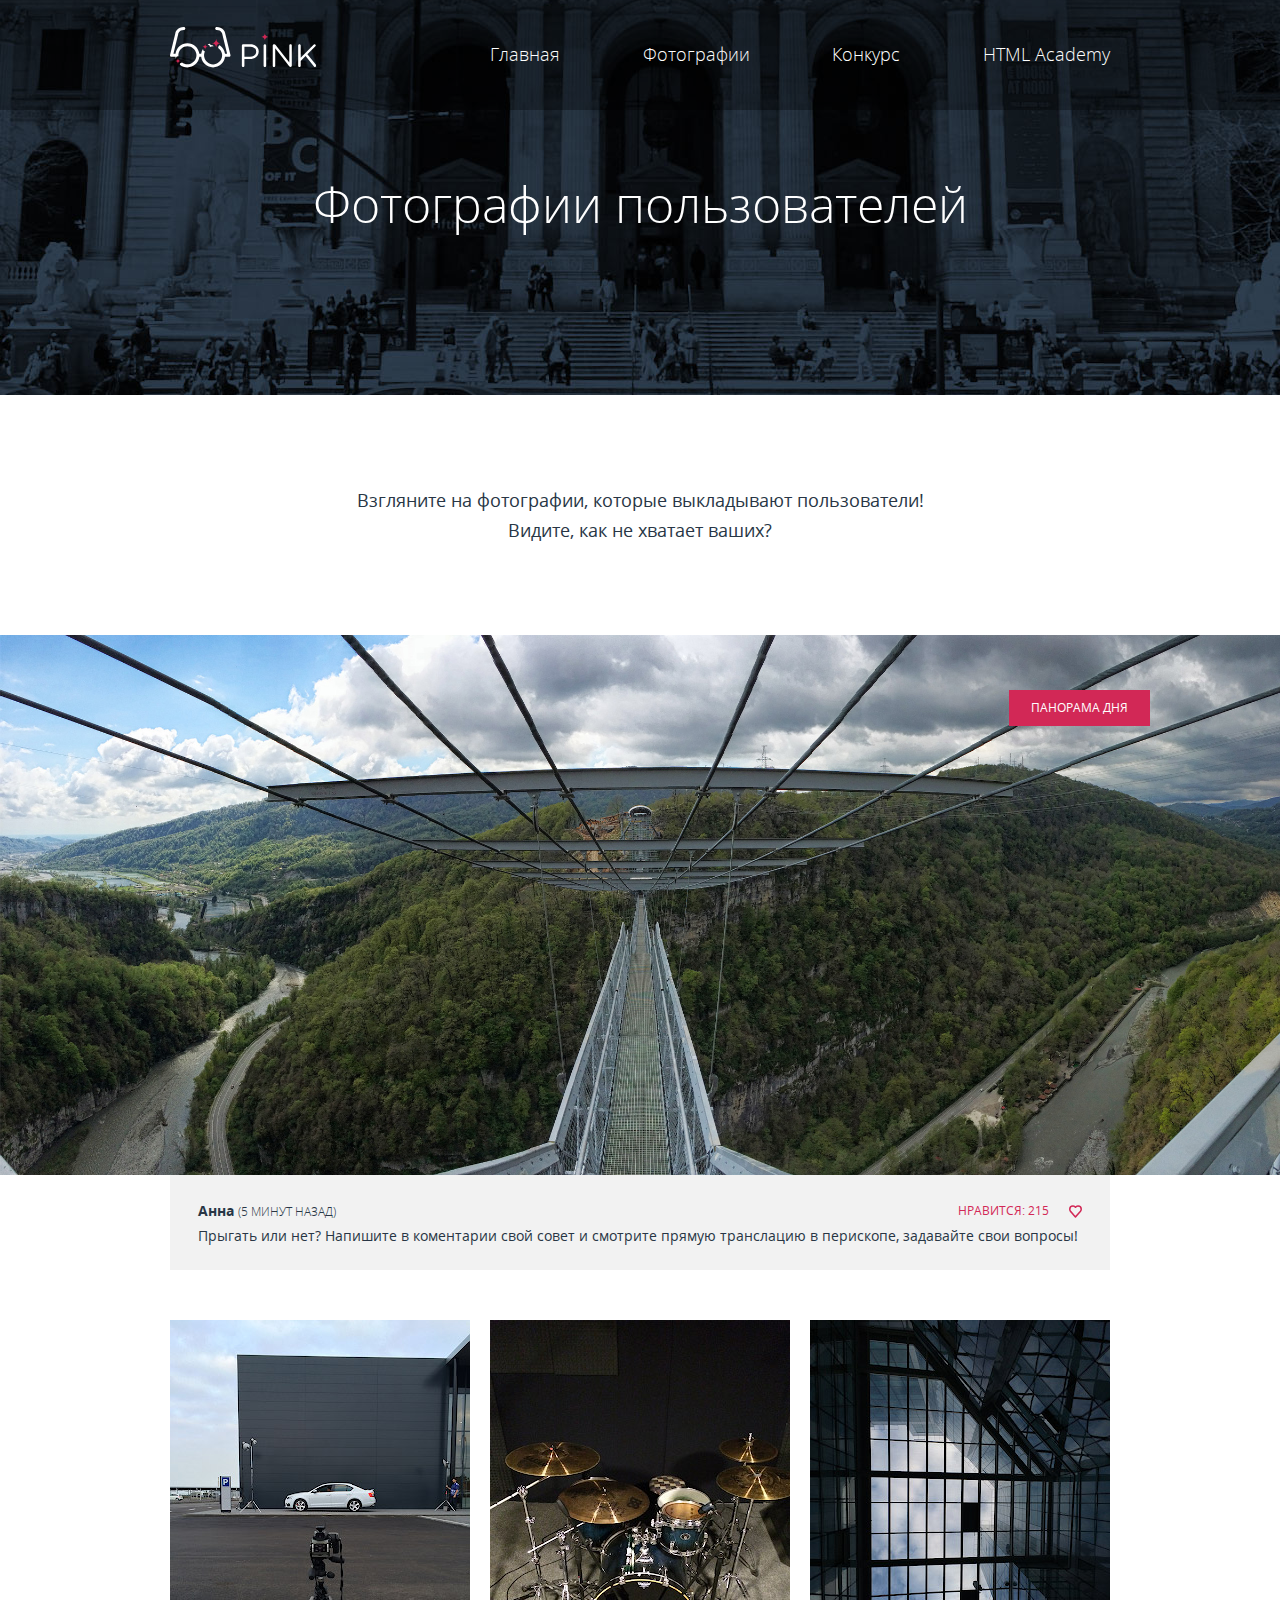
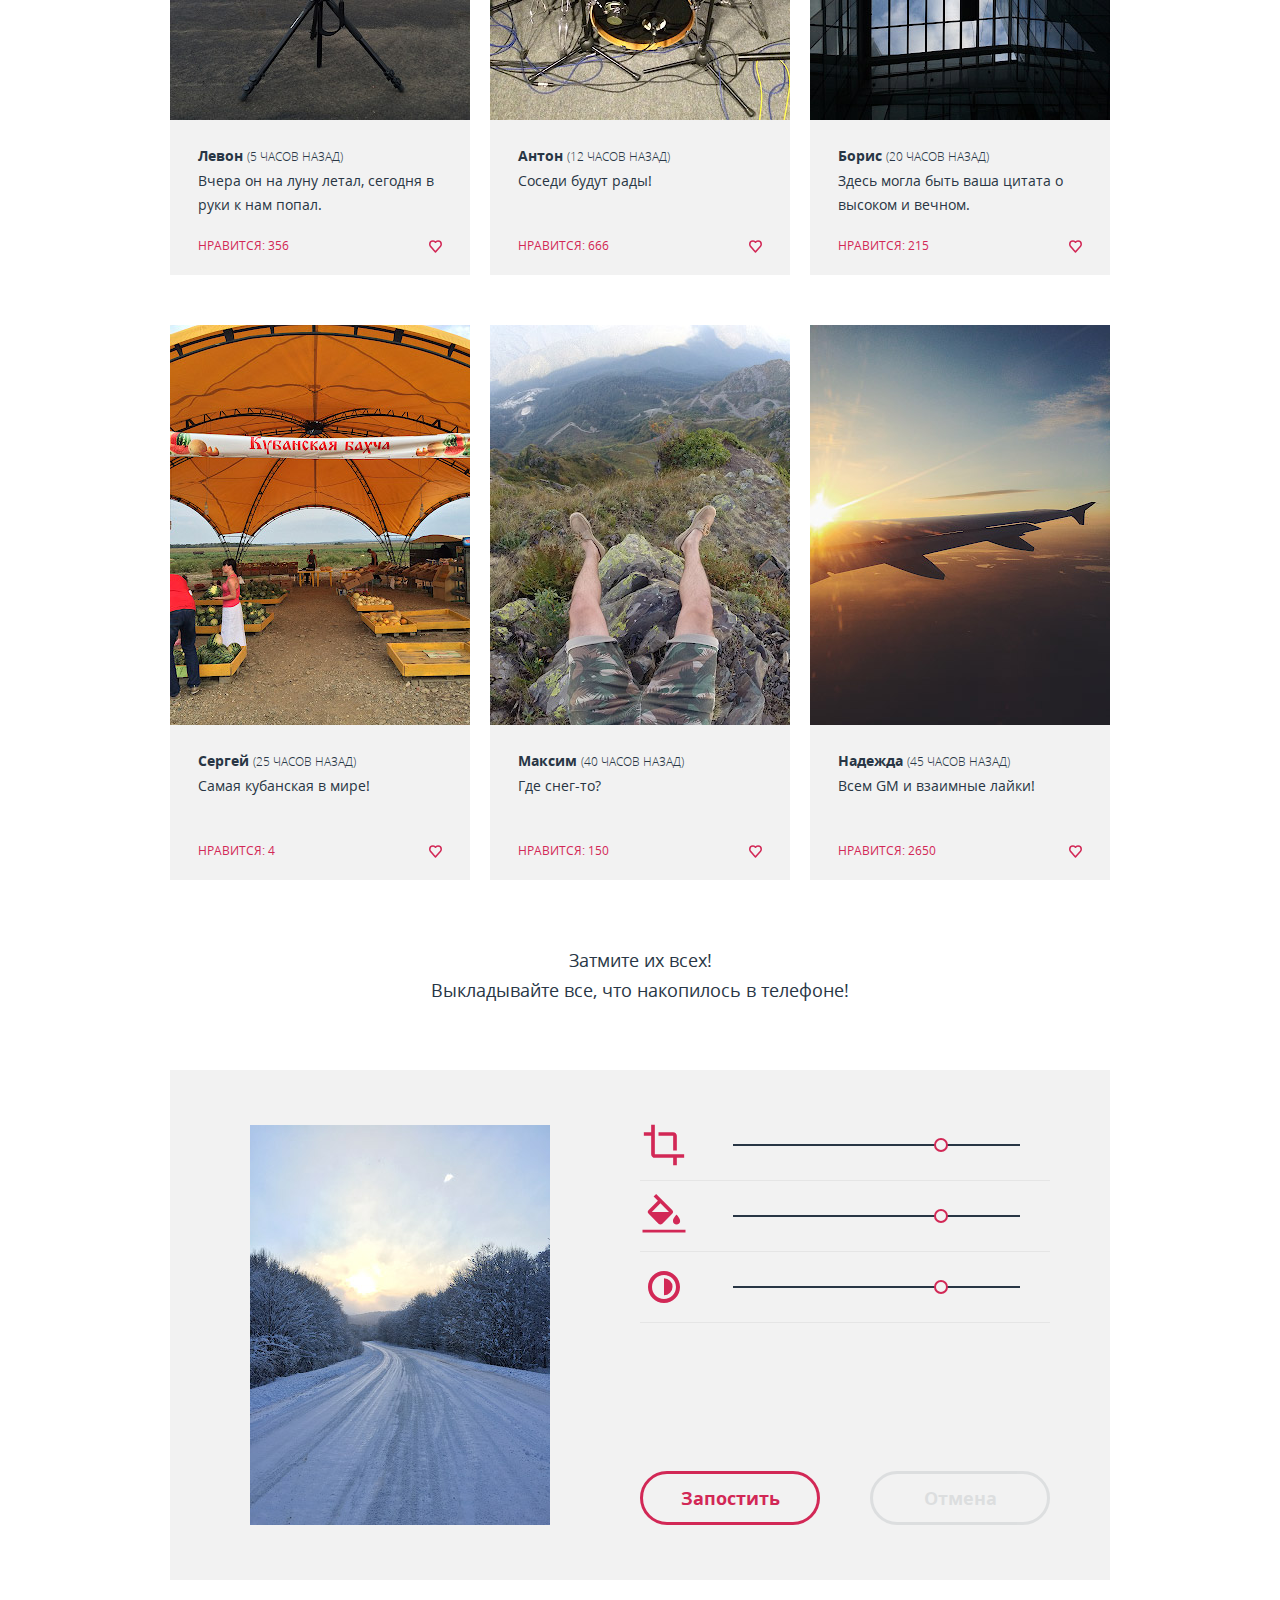
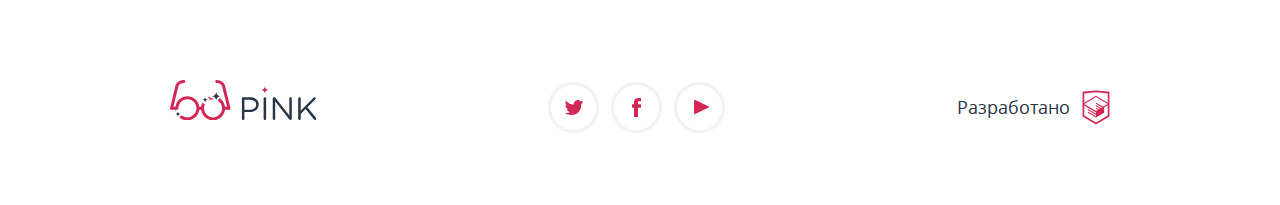
<file: pink/photo.html>
<!DOCTYPE html>
<html lang="ru">
  <head>
    <meta charset="utf-8">
    <title>HTML Academy: Пинк</title>
    <link rel="stylesheet" type="text/css" href="css/style.min.css">
    <meta name="viewport" content="width=device-width, initial-scale=1.0">
    <meta name="format-detection" content="telephone=no">
    <script async src="js/picturefill.min.js"></script>
  </head>
  <body>
    <header class="header header--front">
      <nav class="main-menu  main-menu--closed  main-menu--no-js">
        <div class="main-menu__branding  page-width">
          <a href="index.html"" class="header__logo-link">
            <svg class="logo  header__logo" xmlns="http://www.w3.org/2000/svg" width="146.3" height="40.375" viewBox="0 0 146.3 40.375">
              <g class="logo__title">
                <path d="M71.874 18.66c0-.707.58-1.287 1.256-1.287h7.18c5.087 0 8.436 2.704 8.436 7.146v.063c0 4.86-4.057 7.373-8.854 7.373h-5.475v6.825c0 .71-.58 1.29-1.288 1.29-.677 0-1.257-.58-1.257-1.29V18.66zm8.114 10.98c3.734 0 6.182-1.995 6.182-4.958v-.063c0-3.22-2.414-4.895-6.053-4.895h-5.7v9.917h5.57zM93.603 18.5c0-.708.58-1.288 1.255-1.288.71 0 1.288.58 1.288 1.288v20.283c0 .708-.58 1.287-1.288 1.287-.676 0-1.255-.58-1.255-1.287V18.5zM102.744 18.532c0-.676.58-1.256 1.256-1.256h.354c.58 0 .935.29 1.288.74l13.684 17.45V18.468c0-.676.547-1.256 1.256-1.256.676 0 1.224.58 1.224 1.256v20.35c0 .675-.48 1.19-1.158 1.19h-.13c-.547 0-.934-.322-1.318-.773l-13.975-17.868v17.45c0 .676-.547 1.256-1.256 1.256-.677 0-1.224-.58-1.224-1.256V18.532h-.002zM128.173 18.5c0-.708.58-1.288 1.257-1.288.708 0 1.286.58 1.286 1.288v12.33l12.848-13.167c.29-.257.58-.45.998-.45.676 0 1.225.61 1.225 1.255 0 .354-.162.644-.42.9l-7.984 7.92 8.564 10.562c.225.29.354.547.354.935 0 .676-.577 1.288-1.285 1.288-.483 0-.806-.258-1.03-.58l-8.402-10.463-4.863 4.86v4.895c0 .708-.578 1.288-1.286 1.288-.677 0-1.257-.58-1.257-1.288V18.5h-.004z"/>
              </g>
              <path class="logo__stars" d="M98.498 9.875c-2.002 0-3.623-1.623-3.623-3.624 0 2.002-1.623 3.625-3.625 3.625 2.002 0 3.625 1.623 3.625 3.624 0-2.002 1.62-3.625 3.623-3.625z"/>
              <g class="logo__glasses  logo__glasses--stars">
                <path d="M43.094 19.313c.246 0 .49.014.73.033-.437-.728-1.227-1.22-2.136-1.22-.877 0-1.614-.57-1.884-1.355-.727.21-1.425.483-2.09.817.063.017.123.038.19.038 1.103 0 2 .896 2 2 0 .096-.016.188-.03.28 1-.38 2.085-.592 3.22-.592z"/>
                <path d="M60.462 28.016L55.287 6.65c-.36-2.347-2.593-6.65-8.6-6.65-.828 0-1.5.67-1.5 1.5s.672 1.5 1.5 1.5c4.857 0 5.576 3.73 5.64 4.143l4.767 19.7H55.02c-.444-3.556-2.452-6.627-5.304-8.52-.897.378-1.53 1.268-1.53 2.302 0 .088-.014.17-.025.256 1.992 1.36 3.416 3.49 3.83 5.965.082.49.135.988.135 1.5s-.053 1.012-.135 1.5c-.716 4.272-4.42 7.53-8.896 7.53-4.475 0-8.18-3.258-8.896-7.53-.082-.488-.135-.988-.135-1.5s.053-1.01.135-1.5c.147-.878.427-1.71.808-2.483-1.034-.078-1.852-.932-1.852-1.985 0-.19-.077-.357-.192-.49-.938 1.47-1.57 3.15-1.795 4.96h-1.82c-.74-5.928-5.802-10.532-11.927-10.532S6.235 20.917 5.493 26.845H3.42L8.187 7.142C8.25 6.73 8.97 3 13.827 3c.828 0 1.5-.67 1.5-1.5s-.672-1.5-1.5-1.5c-6.007 0-8.24 4.303-8.6 6.65L.052 28.017c-.266 1.11.53 1.826 1.426 1.826.012 0 .023.004.036.004h3.982c.08.628.215 1.237.387 1.83.06-.105.102-.223.102-.353 0-1.104.896-2 2-2 .166 0 .324.025.478.063-.043-.343-.074-.688-.074-1.042 0-.512.052-1.01.134-1.5.715-4.27 4.42-7.53 8.896-7.53s8.18 3.26 8.896 7.53c.082.49.135.988.135 1.5s-.052 1.012-.134 1.5c-.715 4.272-4.42 7.53-8.896 7.53-2.022 0-3.883-.67-5.386-1.793-.35.303-.8.492-1.3.492-.412 0-.748.336-.748.748 0 .29-.065.564-.176.812 2.075 1.708 4.722 2.743 7.614 2.743 6.125 0 11.185-4.604 11.927-10.53h1.815c.742 5.926 5.802 10.53 11.927 10.53s11.186-4.604 11.927-10.53H59c.012 0 .023-.004.036-.004.895.002 1.692-.715 1.426-1.824z"/>
              </g>
              <g class="logo__glasses  logo__glasses--nostars">
              <path d="M60.462 28.016L55.287 6.65c-.36-2.347-2.593-6.65-8.6-6.65-.828 0-1.5.67-1.5 1.5s.672 1.5 1.5 1.5c4.857 0 5.576 3.73 5.64 4.143l4.767 19.7H55.02c-.74-5.926-5.8-10.53-11.926-10.53s-11.186 4.604-11.927 10.53h-1.82c-.74-5.926-5.802-10.53-11.927-10.53S6.235 20.917 5.493 26.843H3.42l4.767-19.7C8.25 6.73 8.97 3 13.827 3c.828 0 1.5-.67 1.5-1.5s-.672-1.5-1.5-1.5c-6.007 0-8.24 4.303-8.6 6.65L.052 28.017c-.266 1.11.53 1.826 1.426 1.826.012 0 .023.004.036.004h3.982c.74 5.926 5.802 10.53 11.927 10.53s11.185-4.604 11.927-10.53h1.814c.742 5.926 5.802 10.53 11.927 10.53s11.187-4.604 11.928-10.53H59c.012 0 .023-.004.036-.004.895 0 1.692-.717 1.426-1.826zm-34.147 1.828c-.715 4.272-4.42 7.53-8.896 7.53-4.476 0-8.18-3.258-8.897-7.53-.082-.488-.135-.988-.135-1.5s.053-1.01.135-1.5c.715-4.27 4.42-7.53 8.896-7.53 4.474 0 8.18 3.26 8.895 7.53.082.49.135.988.135 1.5s-.053 1.01-.135 1.5zm25.675 0c-.716 4.272-4.42 7.53-8.896 7.53-4.475 0-8.18-3.258-8.896-7.53-.082-.488-.135-.988-.135-1.5s.053-1.01.135-1.5c.716-4.27 4.42-7.53 8.896-7.53 4.475 0 8.18 3.26 8.896 7.53.082.49.135.988.135 1.5s-.053 1.01-.135 1.5z"/>
              </g>
              <path class="logo__stars" d="M50.686 16.125c-2.485 0-4.5-2.014-4.5-4.5 0 2.486-2.013 4.5-4.498 4.5 2.485 0 4.5 2.014 4.5 4.5 0-2.486 2.012-4.5 4.498-4.5zM37.904 19.626c-1.52 0-2.75-1.23-2.75-2.75 0 1.52-1.23 2.75-2.748 2.75 1.52 0 2.75 1.23 2.75 2.75 0-1.52 1.23-2.75 2.748-2.75zM10.734 34.072c-1.52 0-2.75-1.23-2.75-2.75 0 1.52-1.23 2.75-2.748 2.75 1.52 0 2.75 1.23 2.75 2.748 0-1.517 1.23-2.748 2.748-2.748z"/>
            </svg>
          </a>
          <div class="main-menu__items">
            <a class="main-menu__item" href="index.html">Главная</a>
            <a class="main-menu__item  main-menu__item--active" href="photo.html">Фотографии</a>
            <a class="main-menu__item" href="form.html">Конкурс</a>
            <a class="main-menu__item" href="https://htmlacademy.ru">HTML Academy</a>
          </div>
          <button class="main-menu__switch" type="button">
            <span class="main-menu__switch-line"></span>
            <span class="main-menu__switch-line"></span>
            <span class="main-menu__switch-line"></span>
          </button>
        </div>
      </nav>
      <h1 class="header__title  page-width">Фотографии пользователей</h1>
      <div class="header__info-wrapper">
        <p class="header__info  page-width">Взгляните на фотографии, которые выкладывают пользователи!<br>Видите, как не хватает ваших?</p>
      </div>
    </header>
    <div class="user-photos">
      <a class="user-photos__panorama-wrapper" href="img/panorama-desktop@2x.jpg">
        <picture>
          <source media="(min-width: 1201px)" srcset="img/panorama-desktop@2x.jpg">
          <source media="(min-width: 701px)" srcset="img/panorama-desktop@1x.jpg 1x, img/panorama-desktop@2x.jpg 2x">
          <source media="(min-width: 321px)" srcset="img/panorama-tablet@1x.jpg 1x, img/panorama-tablet@2x.jpg 2x">
          <img class="user-photos__panorama" src="img/panorama-mobile@1x.jpg" srcset="img/panorama-mobile@2x.jpg 2x"  alt="Панорама дня">
        </picture>
        <div class="user-photos__caption">Панорама дня</div>
      </a>
      <div class="user-photos__items  page-width">
        <div class="user-photos__item user-photos__item--panorama">
          <div class="user-photos__info  user-photos__info--panorama">
            <div class="user-photos__user  user-photos__user--panorama">
              <span class="user-photos__name">Анна</span>
              <span class="user-photos__date">(5 минут назад)</span>
            </div>
            <div class="user-photos__comment  user-photos__comment--panorama">Прыгать или нет? Напишите в коментарии свой совет и смотрите прямую транслацию в перископе, задавайте свои вопросы!</div>
            <div class="user-photos__like  user-photos__like--panorama">
              <a class="user-photos__like-icon  user-photos__like-icon--panorama" href=""></a>
              <div class="user-photos__like-text">Нравится: 215</div>
            </div>
          </div>
        </div>
        <div class="user-photos__item">
          <a class="user-photos__item-link" href="img/photo-1-desktop@2x.jpg">
            <picture>
              <source media="(min-width: 1200px)" srcset="img/photo-1-desktop@1x.jpg 1x, img/photo-1-desktop@2x.jpg 2x">
              <source media="(min-width: 701px)" srcset="img/photo-1-tablet@2x.jpg">
              <source media="(width: 700px)" srcset="img/photo-1-tablet@1x.jpg 1x, img/photo-1-tablet@2x.jpg 2x">
              <source media="(min-width: 321px)" srcset="img/photo-1-mobile@2x.jpg">
              <img class="user-photos__image" src="img/photo-1-mobile@1x.jpg" srcset="img/photo-1-mobile@2x.jpg 2x"  alt="Загруженная пользователем фотография">
            </picture>
          </a>
          <div class="user-photos__info">
            <header class="user-photos__user">
              <span class="user-photos__name">Левон</span>
              <span class="user-photos__date">(5 часов назад)</span>
            </header>
            <p class="user-photos__comment">Вчера он на луну летал, сегодня в руки к нам попал.</p>
            <div class="user-photos__like">
              <a class="user-photos__like-icon" href=""></a>
              <div class="user-photos__like-text">Нравится: 356</div>
            </div>
          </div>
        </div>
        <div class="user-photos__item">
          <a class="user-photos__item-link" href="img/photo-2-desktop@2x.jpg">
            <picture>
              <source media="(min-width: 1200px)" srcset="img/photo-2-desktop@1x.jpg 1x, img/photo-2-desktop@2x.jpg 2x">
              <source media="(min-width: 701px)" srcset="img/photo-2-tablet@2x.jpg">
              <source media="(width: 700px)" srcset="img/photo-2-tablet@1x.jpg 1x, img/photo-2-tablet@2x.jpg 2x">
              <source media="(min-width: 321px)" srcset="img/photo-2-mobile@2x.jpg">
              <img class="user-photos__image" src="img/photo-2-mobile@1x.jpg" srcset="img/photo-2-mobile@2x.jpg 2x"  alt="Загруженная пользователем фотография">
            </picture>
          </a>
          <div class="user-photos__info">
            <header class="user-photos__user">
              <span class="user-photos__name">Антон</span>
              <span class="user-photos__date">(12 часов назад)</span>
            </header>
            <p class="user-photos__comment">Соседи будут рады!</p>
            <div class="user-photos__like">
              <a class="user-photos__like-icon" href=""></a>
              <div class="user-photos__like-text">Нравится: 666</div>
            </div>
          </div>
        </div>
        <div class="user-photos__item">
          <a class="user-photos__item-link" href="img/photo-3-desktop@2x.jpg">
            <picture>
              <source media="(min-width: 1200px)" srcset="img/photo-3-desktop@1x.jpg 1x, img/photo-3-desktop@2x.jpg 2x">
              <source media="(min-width: 701px)" srcset="img/photo-3-tablet@2x.jpg">
              <source media="(width: 700px)" srcset="img/photo-3-tablet@1x.jpg 1x, img/photo-3-tablet@2x.jpg 2x">
              <source media="(min-width: 321px)" srcset="img/photo-3-mobile@2x.jpg">
              <img class="user-photos__image" src="img/photo-3-mobile@1x.jpg" srcset="img/photo-3-mobile@2x.jpg 2x"  alt="Загруженная пользователем фотография">
            </picture>
          </a>
          <div class="user-photos__info">
            <header class="user-photos__user">
              <span class="user-photos__name">Борис</span>
              <span class="user-photos__date">(20 часов назад)</span>
            </header>
            <p class="user-photos__comment">Здесь могла быть ваша цитата о высоком и вечном.</p>
            <div class="user-photos__like">
              <a class="user-photos__like-icon" href=""></a>
              <div class="user-photos__like-text">Нравится: 215</div>
            </div>
          </div>
        </div>
        <div class="user-photos__item">
          <a class="user-photos__item-link" href="img/photo-4-desktop@2x.jpg">
            <picture>
              <source media="(min-width: 1200px)" srcset="img/photo-4-desktop@1x.jpg 1x, img/photo-4-desktop@2x.jpg 2x">
              <source media="(min-width: 701px)" srcset="img/photo-4-tablet@2x.jpg">
              <source media="(width: 700px)" srcset="img/photo-4-tablet@1x.jpg 1x, img/photo-4-tablet@2x.jpg 2x">
              <source media="(min-width: 321px)" srcset="img/photo-4-mobile@2x.jpg">
              <img class="user-photos__image" src="img/photo-4-mobile@1x.jpg" srcset="img/photo-4-mobile@2x.jpg 2x"  alt="Загруженная пользователем фотография">
            </picture>
          </a>
          <div class="user-photos__info">
            <header class="user-photos__user">
              <span class="user-photos__name">Сергей</span>
              <span class="user-photos__date">(25 часов назад)</span>
            </header>
            <p class="user-photos__comment">Самая кубанская в мире!</p>
            <div class="user-photos__like">
              <a class="user-photos__like-icon" href=""></a>
              <div class="user-photos__like-text">Нравится: 4</div>
            </div>
          </div>
        </div>
        <div class="user-photos__item">
          <a class="user-photos__item-link" href="img/photo-5-desktop@2x.jpg">
            <picture>
              <source media="(min-width: 1200px)" srcset="img/photo-5-desktop@1x.jpg 1x, img/photo-5-desktop@2x.jpg 2x">
              <source media="(min-width: 701px)" srcset="img/photo-5-tablet@2x.jpg">
              <source media="(width: 700px)" srcset="img/photo-5-tablet@1x.jpg 1x, img/photo-5-tablet@2x.jpg 2x">
              <source media="(min-width: 321px)" srcset="img/photo-5-mobile@2x.jpg">
              <img class="user-photos__image" src="img/photo-5-mobile@1x.jpg" srcset="img/photo-5-mobile@2x.jpg 2x"  alt="Загруженная пользователем фотография">
            </picture>
          </a>
          <div class="user-photos__info">
            <header class="user-photos__user">
              <span class="user-photos__name">Максим</span>
              <span class="user-photos__date">(40 часов назад)</span>
            </header>
            <p class="user-photos__comment">Где снег-то?</p>
            <div class="user-photos__like">
              <a class="user-photos__like-icon" href=""></a>
              <div class="user-photos__like-text">Нравится: 150</div>
            </div>
          </div>
        </div>
        <div class="user-photos__item">
          <a class="user-photos__item-link" href="img/photo-6-desktop@2x.jpg">
            <picture>
              <source media="(min-width: 1200px)" srcset="img/photo-6-desktop@1x.jpg 1x, img/photo-6-desktop@2x.jpg 2x">
              <source media="(min-width: 701px)" srcset="img/photo-6-tablet@2x.jpg">
              <source media="(width: 700px)" srcset="img/photo-6-tablet@1x.jpg 1x, img/photo-6-tablet@2x.jpg 2x">
              <source media="(min-width: 321px)" srcset="img/photo-6-mobile@2x.jpg">
              <img class="user-photos__image" src="img/photo-6-mobile@1x.jpg" srcset="img/photo-6-mobile@2x.jpg 2x"  alt="Загруженная пользователем фотография">
            </picture>
          </a>
          <div class="user-photos__info">
            <header class="user-photos__user">
              <span class="user-photos__name">Надежда</span>
              <span class="user-photos__date">(45 часов назад)</span>
            </header>
            <p class="user-photos__comment">Всем GM и взаимные лайки!</p>
            <div class="user-photos__like">
              <a class="user-photos__like-icon" href=""></a>
              <div class="user-photos__like-text">Нравится: 2650</div>
            </div>
          </div>
        </div>
      </div>
    </div>
    <div class="photo-upload">
      <p class="photo-upload__info">Затмите их всех!<br>Выкладывайте все, что накопилось в телефоне!</p>
      <form class="photo-upload__form  page-width">
        <picture>
          <source media="(min-width: 1200px)" srcset="img/photo-7-desktop@1x.jpg 1x, img/photo-7-desktop@2x.jpg 2x">
          <source media="(min-width: 700px)" srcset="img/photo-7-tablet@1x.jpg 1x, img/photo-7-tablet@2x.jpg 2x">
          <source media="(max-width: 699px)" srcset="img/photo-7-mobile@1x.jpg 1x, img/photo-7-mobile@2x.jpg 2x">
          <img class="photo-upload__frame" src="img/photo-7-mobile@1x.jpg" srcset="img/photo-7-mobile@2x.jpg 2x"  alt="Загрузка изображения">
        </picture>
        <div class="photo-upload__tools">
          <div class="photo-upload__controls">
            <div class="photo-upload__control  photo-upload__control--crop  photo-upload__control--active">
              <div class="photo-upload__icon photo-upload__icon--crop  photo-upload__icon--active"></div>
              <div class="photo-upload__scale  photo-upload__scale--crop">
                <div class="photo-upload__track">
                  <div class="photo-upload__thumb"></div>
                </div>
              </div>
            </div>
            <div class="photo-upload__control  photo-upload__control--fill">
              <div class="photo-upload__icon photo-upload__icon--fill  photo-upload__icon--inactive"></div>
              <div class="photo-upload__scale  photo-upload__scale--fill">
                <div class="photo-upload__track">
                  <div class="photo-upload__thumb"></div>
                </div>
              </div>
            </div>
            <div class="photo-upload__control  photo-upload__control--contrast">
              <div class="photo-upload__icon photo-upload__icon--contrast  photo-upload__icon--inactive"></div>
              <div class="photo-upload__scale  photo-upload__scale--contrast">
                <div class="photo-upload__track">
                  <div class="photo-upload__thumb"></div>
                </div>
              </div>
            </div>
          </div>
          <div class="photo-upload__actions">
            <button class="photo-upload__action  photo-upload__action--submit  button  button--submit" type="submit">Запостить</button>
            <button class="photo-upload__action  photo-upload__action--cancel  button  button--cancel" type="reset">Отмена</button>
          </div>
        </div>
      </form>
    </div>
    <footer class="footer">
      <div class="footer__branding  page-width">
        <a href="index.html"" class="footer__logo-link">
          <svg class="logo  footer__logo" xmlns="http://www.w3.org/2000/svg" width="146.3" height="40.375" viewBox="0 0 146.3 40.375">
            <g class="logo__title  logo__title--inverse">
              <path d="M71.874 18.66c0-.707.58-1.287 1.256-1.287h7.18c5.087 0 8.436 2.704 8.436 7.146v.063c0 4.86-4.057 7.373-8.854 7.373h-5.475v6.825c0 .71-.58 1.29-1.288 1.29-.677 0-1.257-.58-1.257-1.29V18.66zm8.114 10.98c3.734 0 6.182-1.995 6.182-4.958v-.063c0-3.22-2.414-4.895-6.053-4.895h-5.7v9.917h5.57zM93.603 18.5c0-.708.58-1.288 1.255-1.288.71 0 1.288.58 1.288 1.288v20.283c0 .708-.58 1.287-1.288 1.287-.676 0-1.255-.58-1.255-1.287V18.5zM102.744 18.532c0-.676.58-1.256 1.256-1.256h.354c.58 0 .935.29 1.288.74l13.684 17.45V18.468c0-.676.547-1.256 1.256-1.256.676 0 1.224.58 1.224 1.256v20.35c0 .675-.48 1.19-1.158 1.19h-.13c-.547 0-.934-.322-1.318-.773l-13.975-17.868v17.45c0 .676-.547 1.256-1.256 1.256-.677 0-1.224-.58-1.224-1.256V18.532h-.002zM128.173 18.5c0-.708.58-1.288 1.257-1.288.708 0 1.286.58 1.286 1.288v12.33l12.848-13.167c.29-.257.58-.45.998-.45.676 0 1.225.61 1.225 1.255 0 .354-.162.644-.42.9l-7.984 7.92 8.564 10.562c.225.29.354.547.354.935 0 .676-.577 1.288-1.285 1.288-.483 0-.806-.258-1.03-.58l-8.402-10.463-4.863 4.86v4.895c0 .708-.578 1.288-1.286 1.288-.677 0-1.257-.58-1.257-1.288V18.5h-.004z"/>
            </g>
            <path class="logo__stars" d="M98.498 9.875c-2.002 0-3.623-1.623-3.623-3.624 0 2.002-1.623 3.625-3.625 3.625 2.002 0 3.625 1.623 3.625 3.624 0-2.002 1.62-3.625 3.623-3.625z"/>
            <g class="logo__glasses  logo__glasses--stars  logo__glasses--inverse">
              <path d="M43.094 19.313c.246 0 .49.014.73.033-.437-.728-1.227-1.22-2.136-1.22-.877 0-1.614-.57-1.884-1.355-.727.21-1.425.483-2.09.817.063.017.123.038.19.038 1.103 0 2 .896 2 2 0 .096-.016.188-.03.28 1-.38 2.085-.592 3.22-.592z"/>
              <path d="M60.462 28.016L55.287 6.65c-.36-2.347-2.593-6.65-8.6-6.65-.828 0-1.5.67-1.5 1.5s.672 1.5 1.5 1.5c4.857 0 5.576 3.73 5.64 4.143l4.767 19.7H55.02c-.444-3.556-2.452-6.627-5.304-8.52-.897.378-1.53 1.268-1.53 2.302 0 .088-.014.17-.025.256 1.992 1.36 3.416 3.49 3.83 5.965.082.49.135.988.135 1.5s-.053 1.012-.135 1.5c-.716 4.272-4.42 7.53-8.896 7.53-4.475 0-8.18-3.258-8.896-7.53-.082-.488-.135-.988-.135-1.5s.053-1.01.135-1.5c.147-.878.427-1.71.808-2.483-1.034-.078-1.852-.932-1.852-1.985 0-.19-.077-.357-.192-.49-.938 1.47-1.57 3.15-1.795 4.96h-1.82c-.74-5.928-5.802-10.532-11.927-10.532S6.235 20.917 5.493 26.845H3.42L8.187 7.142C8.25 6.73 8.97 3 13.827 3c.828 0 1.5-.67 1.5-1.5s-.672-1.5-1.5-1.5c-6.007 0-8.24 4.303-8.6 6.65L.052 28.017c-.266 1.11.53 1.826 1.426 1.826.012 0 .023.004.036.004h3.982c.08.628.215 1.237.387 1.83.06-.105.102-.223.102-.353 0-1.104.896-2 2-2 .166 0 .324.025.478.063-.043-.343-.074-.688-.074-1.042 0-.512.052-1.01.134-1.5.715-4.27 4.42-7.53 8.896-7.53s8.18 3.26 8.896 7.53c.082.49.135.988.135 1.5s-.052 1.012-.134 1.5c-.715 4.272-4.42 7.53-8.896 7.53-2.022 0-3.883-.67-5.386-1.793-.35.303-.8.492-1.3.492-.412 0-.748.336-.748.748 0 .29-.065.564-.176.812 2.075 1.708 4.722 2.743 7.614 2.743 6.125 0 11.185-4.604 11.927-10.53h1.815c.742 5.926 5.802 10.53 11.927 10.53s11.186-4.604 11.927-10.53H59c.012 0 .023-.004.036-.004.895.002 1.692-.715 1.426-1.824z"/>
            </g>
            <g class="logo__glasses  logo__glasses--nostars  logo__glasses--inverse">
            <path d="M60.462 28.016L55.287 6.65c-.36-2.347-2.593-6.65-8.6-6.65-.828 0-1.5.67-1.5 1.5s.672 1.5 1.5 1.5c4.857 0 5.576 3.73 5.64 4.143l4.767 19.7H55.02c-.74-5.926-5.8-10.53-11.926-10.53s-11.186 4.604-11.927 10.53h-1.82c-.74-5.926-5.802-10.53-11.927-10.53S6.235 20.917 5.493 26.843H3.42l4.767-19.7C8.25 6.73 8.97 3 13.827 3c.828 0 1.5-.67 1.5-1.5s-.672-1.5-1.5-1.5c-6.007 0-8.24 4.303-8.6 6.65L.052 28.017c-.266 1.11.53 1.826 1.426 1.826.012 0 .023.004.036.004h3.982c.74 5.926 5.802 10.53 11.927 10.53s11.185-4.604 11.927-10.53h1.814c.742 5.926 5.802 10.53 11.927 10.53s11.187-4.604 11.928-10.53H59c.012 0 .023-.004.036-.004.895 0 1.692-.717 1.426-1.826zm-34.147 1.828c-.715 4.272-4.42 7.53-8.896 7.53-4.476 0-8.18-3.258-8.897-7.53-.082-.488-.135-.988-.135-1.5s.053-1.01.135-1.5c.715-4.27 4.42-7.53 8.896-7.53 4.474 0 8.18 3.26 8.895 7.53.082.49.135.988.135 1.5s-.053 1.01-.135 1.5zm25.675 0c-.716 4.272-4.42 7.53-8.896 7.53-4.475 0-8.18-3.258-8.896-7.53-.082-.488-.135-.988-.135-1.5s.053-1.01.135-1.5c.716-4.27 4.42-7.53 8.896-7.53 4.475 0 8.18 3.26 8.896 7.53.082.49.135.988.135 1.5s-.053 1.01-.135 1.5z"/>
            </g>
            <path class="logo__stars  logo__stars--inverse" d="M50.686 16.125c-2.485 0-4.5-2.014-4.5-4.5 0 2.486-2.013 4.5-4.498 4.5 2.485 0 4.5 2.014 4.5 4.5 0-2.486 2.012-4.5 4.498-4.5zM37.904 19.626c-1.52 0-2.75-1.23-2.75-2.75 0 1.52-1.23 2.75-2.748 2.75 1.52 0 2.75 1.23 2.75 2.75 0-1.52 1.23-2.75 2.748-2.75zM10.734 34.072c-1.52 0-2.75-1.23-2.75-2.75 0 1.52-1.23 2.75-2.748 2.75 1.52 0 2.75 1.23 2.75 2.748 0-1.517 1.23-2.748 2.748-2.748z"/>
          </svg>
        </a>
        <div class="footer__social  social">
          <a  class="social__link  social__link--twitter" href="https://twitter.com/htmlacademy">
          </a>
          <a  class="social__link  social__link--facebook" href="https://www.facebook.com/htmlacademy">
          </a>
          <a  class="social__link  social__link--youtube" href="https://www.youtube.com/htmlacademy">
          </a>
        </div>
        <div class="footer__copyright">
          Разработано
          <a class="footer__copyright-logo" href="https://htmlacademy.ru"></a>
        </div>
      </div>
    </footer>
    <script src="js/script.js"></script>
  </body>
</html>
</file>
<file: pink/css/style.min.css>
@font-face{font-weight:400;font-style:normal;font-family:'Open Sans';src:local('Open Sans'),url(../fonts/opensans.woff2) format('woff2'),url(../fonts/opensans.woff) format('woff')}@font-face{font-weight:700;font-style:normal;font-family:'Open Sans';src:local('Open Sans Bold'),url(../fonts/opensansbold.woff2) format('woff2'),url(../fonts/opensansbold.woff) format('woff')}@font-face{font-weight:300;font-style:normal;font-family:'Open Sans';src:local('Open Sans Light'),url(../fonts/opensanslight.woff2) format('woff2'),url(../fonts/opensanslight.woff) format('woff')}*{margin:0;padding:0}body{position:relative;background-color:#fff;color:#283645;font-size:14px;font-family:'Open Sans',Arial,'Helvetica Neue',Helvetica,sans-serif}a{text-decoration:none}.page-width{box-sizing:border-box;margin-right:auto;margin-left:auto}img{max-width:100%;height:auto}.apps{color:#fff;text-align:center}.apps__hand{z-index:0;box-sizing:border-box;width:100%;background-color:transparent;background-position:0 100%;background-repeat:no-repeat}.apps__title{margin:0 30px 30px;font-weight:300}.apps__links{position:relative;z-index:1}.apps__links-inner{max-width:300px}.apps__download{color:#fff}.apps__download:hover{border-color:#fff;background-color:#fff;color:#d22856}.apps__download:active{color:rgba(210,40,86,.3)}.apps__logos{display:flex;margin-bottom:28px;max-width:205px;align-items:center;justify-content:space-between}.apps__description{margin:0;color:#fff;font-weight:300;line-height:24px}.button{display:block;padding:15px;border-width:3px;border-style:solid;border-radius:30px;background-color:transparent;font-weight:700;font-size:18px;font-family:'Open Sans',Arial,'Helvetica Neue',Helvetica,sans-serif;line-height:1;cursor:pointer}.button--submit{border-color:#d22856;color:#d22856}.button--submit:hover{background-color:#d22856;color:#fff}.button--submit:active{background-color:#d22856;color:rgba(255,255,255,.3)}.button--cancel{border-color:#283645;color:#283645;opacity:.1}.button--cancel:hover{opacity:.3}.button--cancel:active{background-color:#283645;opacity:.3}.button-form{padding:15px 55px;border:2px solid #2aab6d;border-radius:3px;background-color:#2aab6d;color:#fff;text-align:center;text-transform:uppercase;font-weight:700;font-size:18px;font-family:'Open Sans',Arial,'Helvetica Neue',Helvetica,sans-serif;line-height:30px;cursor:pointer}.button-form:hover{border-color:#1c9b5e;background-color:#1c9b5e}.button-form:active{color:rgba(255,255,255,.3);animation-name:color-button-text;animation-duration:1s;animation-timing-function:linear;animation-iteration-count:infinite;animation-direction:alternate}.button-form:disabled{border-color:#e5e5e5;background-color:#e5e5e5}@keyframes color-button-text{0%{color:rgba(255,255,255,.3)}to{color:rgba(255,255,255,.7)}}.contacts{text-align:center}.contacts__inner{background-color:#fff}.contacts__title{font-weight:300}.contacts__items{display:flex;flex-wrap:wrap}.contacts__label{font-size:18px}.contacts__data{color:#d22856;font-weight:300;font-size:24px}.contacts__data--mail:hover{color:#283645;text-decoration:underline}.contacts__data--mail:active{opacity:.3}.contacts__map{position:relative;overflow:hidden;background-color:#f2f2f2;background-position:50% 0;background-repeat:no-repeat}.contacts__map::before{position:absolute;top:0;left:0;width:100%;background:url("data:image/svg+xml;charset=utf-8,%3Csvg version='1' xmlns='http://www.w3.org/2000/svg' width='595.28' height='61.905' viewBox='0 0 595.28 61.905' fill='%23fff'%3E%3Cpath d='M297.64 61.905L0 0h595.28z'/%3E%3C/svg%3E") no-repeat 0 -1px;background-size:100% auto;content:''}.contest{display:flex;flex-direction:column;flex-wrap:wrap}.contest__item{box-sizing:border-box;border:none}.contest__item--name{height:100%}.contest__field,.contest__item-inner{display:flex;flex-direction:column}.contest__label{display:block;margin:0 24px;line-height:1;color:#d22856;text-transform:uppercase}.contest__textfield{position:relative;display:block;box-sizing:border-box;margin:0;padding:16px 20px;width:100%;background-color:transparent;color:#283645;font-size:18px;font-family:'Open Sans',Arial,'Helvetica Neue',Helvetica,sans-serif;line-height:24px;border:2px solid #e5e5e5;border-radius:2px}.contest__option:hover::before,.contest__textfield:hover{border-color:#283645}.contest__textfield:focus{outline:none;border-color:#d22856}.contest__textfield::-webkit-input-placeholder{color:#283645}.contest__textfield::-moz-placeholder{color:#283645}.contest__textfield:-ms-input-placeholder{color:#283645}.contest__textfield::placeholder{color:#283645}.contest__textfield--contacts{padding-right:70px}.contest__textfield--textarea{line-height:30px}.contest__input-wrapper{position:relative}.contest__description{color:#d22856;text-transform:uppercase}.contest__description--contacts{display:none}.contest__option{position:relative;display:block;box-sizing:border-box;padding:5px 0 5px 60px;font-weight:400;font-size:18px;line-height:24px}.contest__option::before{position:absolute;top:0;left:0;width:35px;height:35px;border:2px solid #e5e5e5;background-color:#fff;content:''}.contest__option:active::before{border-color:#d22856}.contest__option--radio{margin-bottom:40px}.contest__option--radio::before{border-radius:50%}.contest__option--checkbox{margin-bottom:48px}.contest__option--checkbox::before{border-radius:2px}.contest__checkbox,.contest__radiobtn{display:none}.contest__radiobtn:checked+label::after{position:absolute;top:12px;left:12px;width:15px;height:15px;border-radius:50%;background-color:#d22856;content:''}.contest__checkbox:checked+label::after{position:absolute;top:11px;left:9px;width:22px;height:16px;background:url("data:image/svg+xml;charset=utf-8,%3Csvg version='1' xmlns='http://www.w3.org/2000/svg' width='21.698' height='16.09' viewBox='-82.357 4.875 21.698 16.09' fill='%23d22856'%3E%3Cpath d='M-60.953 5.167a.999.999 0 0 0-1.414 0L-75.75 18.551l-4.9-4.9a.999.999 0 1 0-1.414 1.414l5.607 5.607a.997.997 0 0 0 1.414 0l14.09-14.09a1 1 0 0 0 0-1.415z'/%3E%3C/svg%3E") no-repeat 0 0;content:''}.contest__action{display:flex;width:100%;justify-content:space-between;align-items:center;order:6}.contest__required{text-align:center;text-transform:uppercase}.contest__star{color:#d22856;text-transform:uppercase}.contest__required-hidden{display:none}.footer{text-align:center}.footer__branding{display:flex;justify-content:space-between;align-items:center}.footer__logo{margin-bottom:15px}.footer__logo-link{display:block}.footer__copyright{display:flex;align-items:center}.footer__copyright-logo{display:block;margin-left:12px;width:28px;height:35px;background-image:url("data:image/svg+xml;charset=utf-8,%3Csvg xmlns='http://www.w3.org/2000/svg' viewBox='0 0 60 60' fill='%23d22856'%3E%3Cpath d='M30.2 5H30L10.3 7.1v36.2L30 55l19.7-11.7V7.1L30.2 5zm17 36.8L30 52 12.8 41.8V27l17.1 10.2V39l-11.7-7v1.8L30 40.9v1.9l-11.8-7v1.8l11.8 7 11.9-7.1v-7.6l5.3-3.2v15.1zm-.1-17l-4.7 2.8-2.2 1.3-10.3-6.1v1.8l8.8 5.3h-.1l-.2.1-1.3.7-7.3-4.3v1.8l5.8 3.4-1.4.9-4.3-2.6v1.8l2.9 1.7-2.9 1.7-17-10.1 17-10.2 17.2 10zm.1-1.8L29.9 12.8 12.8 23V9.4L30 7.6l17.2 1.8V23z'/%3E%3C/svg%3E");background-position:50% 50%;background-size:41px 41px;background-repeat:no-repeat}.footer__copyright-logo:hover{background-image:url("data:image/svg+xml;charset=utf-8,%3Csvg xmlns='http://www.w3.org/2000/svg' viewBox='0 0 60 60' fill='%23283645'%3E%3Cpath d='M30.2 5H30L10.3 7.1v36.2L30 55l19.7-11.7V7.1L30.2 5zm17 36.8L30 52 12.8 41.8V27l17.1 10.2V39l-11.7-7v1.8L30 40.9v1.9l-11.8-7v1.8l11.8 7 11.9-7.1v-7.6l5.3-3.2v15.1zm-.1-17l-4.7 2.8-2.2 1.3-10.3-6.1v1.8l8.8 5.3h-.1l-.2.1-1.3.7-7.3-4.3v1.8l5.8 3.4-1.4.9-4.3-2.6v1.8l2.9 1.7-2.9 1.7-17-10.1 17-10.2 17.2 10zm.1-1.8L29.9 12.8 12.8 23V9.4L30 7.6l17.2 1.8V23z'/%3E%3C/svg%3E")}.footer__copyright-logo:active{opacity:.1}.header{background-color:#283645;background-position:50% 50%;background-repeat:no-repeat}.header__title{box-sizing:border-box;color:#fff;text-align:center;font-weight:300}.header__info-wrapper{background-color:#fff;text-align:center}.header__info{display:block;line-height:30px}.intro{position:relative}.intro__inner{box-sizing:border-box;margin:0 auto;text-align:center}.logo{display:block}.logo:active{opacity:.3}.logo__glasses{fill:#fff}.logo:hover .logo__glasses,.logo:hover .logo__stars,.logo:hover .logo__title,.logo__glasses--inverse,.logo__stars{fill:#d22856}.logo__stars--inverse{fill:#283645}.logo__title{fill:#fff}.logo__title--inverse{fill:#283645}.main-menu{position:relative;background-color:rgba(0,0,0,.3)}.main-menu--opened{background-color:#283645}.main-menu--opened .main-menu__switch-line{margin:1px;width:29px;height:3px}.main-menu--opened .main-menu__switch-line:nth-of-type(2){display:none}.main-menu__branding{display:flex;align-items:center;justify-content:space-between;flex-wrap:wrap}.main-menu__switch{width:50px;height:24px;outline:none;border:none;background-color:transparent;cursor:pointer;justify-content:space-between}.main-menu__switch:hover .main-menu__switch-line{background-color:#d22856}.main-menu__switch:active{opacity:.3}.main-menu__switch-line{display:block;width:50px;height:4px;background-color:#fff}.main-menu__switch-line:nth-of-type(2){margin:6px 0}.main-menu__items{text-transform:uppercase}.main-menu__item{display:block;padding:23px;border-top:1px solid rgba(255,255,255,.15);border-bottom:1px solid #000;background-color:#283645;color:#fff;text-align:center;font-weight:700;font-size:18px;line-height:1}.main-menu__item:active{color:rgba(210,40,86,.3)}.photo-upload{background-color:#f2f2f2;text-align:center}.photo-upload__info{background-color:#fff;line-height:30px}.photo-upload__form{display:flex;justify-content:space-between}.photo-upload__frame{display:block}.photo-upload__tools{display:flex;flex-direction:column;justify-content:space-between}.photo-upload__controls{position:relative;display:flex}.photo-upload__control{display:flex;min-height:70px;align-items:center}.photo-upload__icon{min-width:48px;min-height:48px;background-position:50% 50%;background-repeat:no-repeat}.photo-upload__icon--crop{background-image:url("data:image/svg+xml;charset=utf-8,%3Csvg version='1' xmlns='http://www.w3.org/2000/svg' width='48' height='48' viewBox='0 0 48 48' fill='%23d22856'%3E%3Cpath fill='none' d='M0 0h48v48H0V0z'/%3E%3Cpath d='M34 30h4V14c0-2.21-1.79-4-4-4H18v4h16v16zm-20 4V2h-4v8H2v4h8v20c0 2.21 1.79 4 4 4h20v8h4v-8h8v-4H14z'/%3E%3C/svg%3E");background-size:44px 44px}.photo-upload__icon--fill{background-image:url("data:image/svg+xml;charset=utf-8,%3Csvg version='1' xmlns='http://www.w3.org/2000/svg' width='48' height='48' viewBox='0 0 48 48' fill='%23d22856'%3E%3Cpath fill='none' d='M0 0h48v48H0V0z'/%3E%3Cpath d='M33.12 17.88L15.24 0l-2.83 2.83 4.76 4.76L6.88 17.88a3 3 0 0 0 0 4.24l11 11c.58.59 1.35.88 2.12.88s1.54-.29 2.12-.88l11-11a3 3 0 0 0 0-4.24zM10.41 20L20 10.42 29.59 20H10.41zM38 23s-4 4.33-4 7c0 2.21 1.79 4 4 4s4-1.79 4-4c0-2.67-4-7-4-7zM0 40h48v3H0z'/%3E%3C/svg%3E");background-size:48px 43px}.photo-upload__icon--contrast{background-image:url("data:image/svg+xml;charset=utf-8,%3Csvg version='1' xmlns='http://www.w3.org/2000/svg' width='31.92' height='31.92' viewBox='-35.422 -7.96 31.92 31.92' fill='%23d22856'%3E%3Cpath d='M-19.462-3.96c6.595 0 11.96 5.365 11.96 11.96s-5.365 11.96-11.96 11.96-11.96-5.365-11.96-11.96 5.365-11.96 11.96-11.96m0-4c-8.814 0-15.96 7.145-15.96 15.96 0 8.813 7.146 15.96 15.96 15.96S-3.502 16.813-3.502 8c0-8.815-7.146-15.96-15.96-15.96z'/%3E%3Cpath d='M-19.462 16.331a8.519 8.519 0 0 0 8.52-8.52 8.518 8.518 0 0 0-8.52-8.519'/%3E%3C/svg%3E");background-size:32px 32px}.photo-upload__scale{width:100%}.photo-upload__track{position:relative;height:2px;background-color:#283645}.photo-upload__thumb{position:absolute;top:-6px;left:70%;box-sizing:border-box;width:14px;height:14px;border:2px solid #d22856;border-radius:50%;background-color:#f2f2f2;cursor:pointer}.photo-upload__thumb:active{background-color:#d22856}.photo-upload__actions{display:flex;flex-direction:column}.price{overflow:hidden;background:url("data:image/svg+xml;charset=utf-8,%3Csvg version='1' xmlns='http://www.w3.org/2000/svg' width='1200' height='94.074' viewBox='0 0 1200 94.074' fill='%23fff'%3E%3Cpath d='M1200 0H0v94.074z'/%3E%3C/svg%3E") #f2f2f2 no-repeat 0 0;background-size:contain}.price__inner{box-sizing:border-box;margin:0 auto;padding:90px 0 70px}.price__table{display:flex;border-right:2px solid #e5e5e5;line-height:30px;align-items:flex-end}.price__column{width:calc(320px - 20px*2)}.price__column:first-of-type .price__item:first-of-type{border-top:2px solid #e5e5e5}.price__item{box-sizing:border-box;padding:14px 23px;min-height:60px;border-bottom:2px solid #e5e5e5;border-left:2px solid #e5e5e5;background-color:#fff}.price__item--header{padding:12px 12px 20px;border-bottom:none;background-color:#283645;color:#fff;text-align:center;text-transform:uppercase}.price__item--hit{position:relative;overflow:hidden}.price__item--hit::before{position:absolute;top:16px;left:-33px;width:110px;height:28px;background-color:#d22856;content:'Хит';font-size:14px;line-height:1.9;transform:rotate(-45deg)}.price__item--yes{background:#fff url("data:image/svg+xml;charset=utf-8,%3Csvg version='1' xmlns='http://www.w3.org/2000/svg' width='21.698' height='16.09' viewBox='-82.357 4.875 21.698 16.09' fill='%233dc644'%3E%3Cpath d='M-60.953 5.167a.999.999 0 0 0-1.414 0L-75.75 18.551l-4.9-4.9a.999.999 0 1 0-1.414 1.414l5.607 5.607a.997.997 0 0 0 1.414 0l14.09-14.09a1 1 0 0 0 0-1.415z'/%3E%3C/svg%3E") no-repeat 50% 50%;background-size:31px 21px}.price__item--no{background:#fff url("data:image/svg+xml;charset=utf-8,%3Csvg version='1' xmlns='http://www.w3.org/2000/svg' width='26.752' height='26.752' viewBox='0 0 26.752 26.752' fill='%23f25b26'%3E%3Cpath d='M15.497 13.376L26.312 2.562A1.5 1.5 0 1 0 24.191.441L13.376 11.255 2.562.439A1.5 1.5 0 1 0 .441 2.56l10.814 10.815L.439 24.19a1.5 1.5 0 1 0 2.122 2.121l10.815-10.814L24.19 26.312c.293.293.677.439 1.061.439s.768-.146 1.061-.439a1.5 1.5 0 0 0 0-2.121L15.497 13.376z'/%3E%3C/svg%3E") no-repeat 50% 50%;background-size:27px 26px}.price__title{font-weight:700;font-size:18px;line-height:36px}.price__cost{font-weight:300;font-size:24px}.promo{text-align:center}.promo__header-wrapper{background-color:#fff}.promo__header{box-sizing:border-box}.promo__header,.promo__slogan{font-weight:300}.promo__items-wrapper{background:url("data:image/svg+xml;charset=utf-8,%3Csvg version='1' xmlns='http://www.w3.org/2000/svg' width='1200' height='94.074' viewBox='0 0 1200 94.074' fill='%23fff'%3E%3Cpath d='M1200 0H0v94.074z'/%3E%3C/svg%3E") #f2f2f2 no-repeat 0 0;background-size:contain}.promo__items{position:relative;line-height:24px}.promo__items-inner{display:flex;flex-direction:column;box-sizing:border-box;min-height:485px}.promo__item{margin-bottom:30px}.promo__image{width:100%;height:300px;background-color:transparent;background-position:50% 0;background-repeat:no-repeat}.promo__title{margin-bottom:10px;color:#000;font-size:18px;line-height:30px}.promo__footer{display:flex;text-align:left;line-height:24px}.promo__circle,.promo__timer{display:flex;background-size:contain;background-repeat:no-repeat}.promo__timer{margin:0 auto;background-image:url("data:image/svg+xml;charset=utf-8,%3Csvg xmlns='http://www.w3.org/2000/svg' width='298' height='345.097' viewBox='0 0 298 345.097' fill='%23e5e5e5'%3E%3Cpath d='M264.568 102.055l5.355-5.355c7.717-7.717 9.124-18.938 3.126-24.935-5.997-5.997-17.217-4.59-24.934 3.127l-5.386 5.385C221.768 63.292 196.11 51.875 168 48.297v-9.583h7.658c10.914 0 19.843-8.711 19.843-19.357S186.573 0 175.659 0h-53.317C111.429 0 102.5 8.711 102.5 19.357s8.929 19.357 19.842 19.357H130v9.583C56.681 57.629 0 120.244 0 196.097c0 82.291 66.709 149 149 149 82.29 0 149-66.709 149-149 0-35.663-12.535-68.394-33.432-94.042zM149 306.264c-60.844 0-110.167-49.323-110.167-110.167S88.156 85.93 149 85.93c60.843 0 110.167 49.323 110.167 110.167S209.843 306.264 149 306.264z'/%3E%3C/svg%3E")}.promo__circle{background-image:url("data:image/svg+xml;charset=utf-8,%3Csvg version='1' xmlns='http://www.w3.org/2000/svg' width='253' height='253' viewBox='22.5 69.048 253 253' fill='%23d22856'%3E%3Cpath d='M149 69.048c-69.864 0-126.5 56.636-126.5 126.5s56.636 126.5 126.5 126.5 126.5-56.636 126.5-126.5c0-69.863-56.636-126.5-126.5-126.5zm0 237.216c-60.844 0-110.167-49.323-110.167-110.167S88.156 85.93 149 85.93c60.843 0 110.167 49.323 110.167 110.167S209.843 306.264 149 306.264z'/%3E%3C/svg%3E")}.promo__time{color:#d22856;font-weight:700;line-height:30px}.promo__readmore{display:block;margin-top:10px;color:#d22856;text-decoration:underline}.popup{box-sizing:border-box;margin:auto;min-height:auto;max-width:320px;border-radius:5px;background-color:#fff;box-shadow:0 7px 15px rgba(0,0,0,.15);text-align:center}.popup__overlay{position:fixed;top:0;left:0;z-index:1;display:flex;width:100%;height:100%;background-color:rgba(0,0,0,.15);align-items:center}.popup__overlay--failure,.popup__overlay--success{display:none}.popup--failure{padding:45px 20px}.popup__body{margin-bottom:35px}.popup__title{margin-bottom:25px;font-weight:700;font-size:18px}.popup__text,.popup__title{line-height:24px}.popup__footer{padding:50px 80px;background-color:#f2f2f2}.popup__button{width:100%}.reviews{text-align:center;line-height:30px}.reviews__inner{position:relative;padding:40px 0 0}.reviews__items{margin-bottom:25px}.reviews__item{display:flex;flex-direction:column}.reviews__item:nth-of-type(1),.reviews__item:nth-of-type(3){display:none}.reviews__title{color:#000}.reviews__arrows{display:none}.slider__switches{display:flex;margin:0 auto;align-items:center;justify-content:center}.slider__switch{position:relative;display:block;box-sizing:border-box;margin:6px;width:12px;height:12px}.slider__switch::before{position:absolute;top:3px;left:3px;width:6px;height:6px;border-radius:50%;background-color:rgba(40,54,69,.3);content:''}.slider__switch:hover::before{background-color:rgba(40,54,69,.6)}.slider__switch:active::before{background-color:rgba(40,54,69,.15)}.slider__control{display:none;box-sizing:border-box}.slider__control:checked+label::after{position:absolute;top:0;left:0;box-sizing:border-box;width:12px;height:12px;border:3px solid #283645;border-radius:50%;background-color:#fff;content:''}.social{display:flex;align-items:center}.social__link{display:flex;box-sizing:border-box;margin:0 6px;width:51px;height:51px;border:3px solid #f2f2f2;border-radius:50%;background-position:50% 50%;background-repeat:no-repeat}.social__link:hover{border-color:#283645}.social__link--twitter{background-image:url("data:image/svg+xml;charset=utf-8,%3Csvg version='1' xmlns='http://www.w3.org/2000/svg' width='17.5' height='14.663' viewBox='0 0 17.5 14.663' fill='%23d22856'%3E%3Cpath fill-rule='evenodd' clip-rule='evenodd' d='M11.283.153c1.736-.485 3.074.263 3.685 1.151.694-.226 1.372-.47 2.072-.691-.004.841-.538 1.478-.883 1.727.704.166 1.343-.48 1.343-.48-.175.976-1.035 1.746-1.611 1.977-.239 6.592-3.272 10.956-10.382 10.823h-.46c-.422 0-4.29-.45-5.047-1.843 2.341.192 4.011-.412 4.835-1.15-.989-.293-2.761-.464-3.07-2.881.362.105.583.223 1.228.117C1.757 8.067.385 7.366.461 5.218c.294.32 1.1.523 1.381.461C1.117 5.444-.188 2.398.921.843 2.794 2.654 4.769 4.364 8.29 4.528 8.506 2.288 9.461.787 11.283.153z'/%3E%3C/svg%3E")}.social__link--facebook{background-image:url("data:image/svg+xml;charset=utf-8,%3Csvg version='1' xmlns='http://www.w3.org/2000/svg' width='8.673' height='18.944' viewBox='0 0 8.673 18.944' fill='%23d22856'%3E%3Cpath d='M6.275 3.357h2.398V0H5.795C2.656.181 1.54 2.387 1.948 6.115H0v3.517h1.958v9.312h3.837V9.632h2.857V6.115H5.786c-.021-1.045-.036-2.406.489-2.758z'/%3E%3C/svg%3E")}.social__link--youtube{background-image:url("data:image/svg+xml;charset=utf-8,%3Csvg version='1' xmlns='http://www.w3.org/2000/svg' width='14.64' height='13.96' viewBox='0 0 14.64 13.96' fill='%23d22856'%3E%3Cpath d='M1.775 13.78C.799 14.257 0 13.758 0 12.671V1.29C0 .202.799-.295 1.775.181l12.133 5.932c.975.478.975 1.258 0 1.736L1.775 13.78z'/%3E%3C/svg%3E");background-position-x:55%}.social__logo{margin:auto}.user-photos__items{display:flex;flex-direction:row}.user-photos__item{box-sizing:border-box;margin-bottom:20px;background-color:#f2f2f2}.user-photos__panorama-wrapper{position:relative;display:block}.user-photos__panorama{display:block}.user-photos__caption{position:absolute;padding:12px 22px;background-color:#d22856;color:#fff;text-align:center;text-transform:uppercase;font-size:12px;line-height:1}.user-photos__image{display:block}.user-photos__info{display:flex;flex-direction:column;box-sizing:border-box;padding:18px 17px 25px;line-height:24px;justify-content:flex-start;align-items:stretch}.user-photos__info--panorama{min-height:auto}.user-photos__name{font-weight:700}.user-photos__date{text-transform:uppercase;font-weight:300;font-size:12px}.user-photos__comment{margin-bottom:15px}.user-photos__like{display:flex;margin-top:auto;font-size:12px;line-height:1;color:#d22856;text-transform:uppercase}.user-photos__like-icon{width:13px;height:13px;background-image:url("data:image/svg+xml;charset=utf-8,%3Csvg version='1' xmlns='http://www.w3.org/2000/svg' width='12.545' height='11.99' viewBox='521.939 473.064 12.545 11.99' fill='%23d22856'%3E%3Cpath d='M528.174 485.055a.737.737 0 0 1-.552-.249c-3.798-4.324-4.644-5.298-4.858-5.572l-.004.003a3.866 3.866 0 0 1-.821-2.373 3.803 3.803 0 0 1 3.799-3.799c.934 0 1.804.32 2.484.898a3.847 3.847 0 0 1 2.463-.898 3.803 3.803 0 0 1 3.799 3.799c0 .909-.318 1.754-.896 2.381l-4.86 5.561a.742.742 0 0 1-.554.249zm-4.245-6.706c.208.255 2.471 2.839 4.243 4.858l4.323-4.944c.34-.369.52-.86.52-1.399a2.333 2.333 0 0 0-2.33-2.331c-.729 0-1.421.344-1.9.943a.76.76 0 0 1-.585.275.727.727 0 0 1-.575-.294 2.333 2.333 0 0 0-1.887-.925 2.333 2.333 0 0 0-2.33 2.331c0 .678.275 1.171.507 1.467l.014.019z'/%3E%3C/svg%3E");background-position:50% 50%;background-size:13px 13px;background-repeat:no-repeat}@media (min-width:700px){.apps__hand{position:absolute;bottom:0;left:0;width:100%;height:545px;background-image:url(../img/iphone-hand-tablet@1x.png);background-position:50% 100%}.apps__description{font-size:18px}.button-form{min-width:300px}.contest__item-wrapper{margin-bottom:65px}.contest__item:not(.contest__item--name){border:2px solid #e5e5e5;border-radius:2px}.contest__item-inner{margin:35px 60px 20px}.contest__item-inner--name{margin:0}.contest__item-inner--achievements{margin-bottom:10px}.contest__item-inner--emotions{margin-top:25px;margin-bottom:45px}.contest__field--name{flex-direction:row;-ms-grid-row-align:center;align-items:center}.contest__field--contacts{flex-direction:column-reverse}.contest__label{margin:0 20px}.contest__label--name{margin-left:0}.contest__input-wrapper{margin-bottom:15px}.contest__input-wrapper::before{position:absolute;top:0;right:0;width:60px;height:100%;background-color:#e5e5e5;background-position:50% 50%;background-repeat:no-repeat;content:''}.contest__input-wrapper--email::before{background-image:url("data:image/svg+xml;charset=utf-8,%3Csvg xmlns='http://www.w3.org/2000/svg' width='17.988' height='13.966' viewBox='0 0 17.988 13.966' fill='%23d22856'%3E%3Cpath d='M14.914 1.814C16.111.816 15.816 0 14.257 0H3.731c-1.56 0-1.854.816-.657 1.814l3.742 3.118c1.197.998 3.158.998 4.355 0l3.743-3.118z'/%3E%3Cpath d='M11.913 7.044A209.809 209.809 0 0 1 9.695 8.88l-.02.013a1.048 1.048 0 0 1-.235.136c-.033.015-.066.034-.1.048a1.18 1.18 0 0 1-.335.059l-.01.001h-.002l-.01-.001a1.216 1.216 0 0 1-.335-.059c-.034-.014-.068-.033-.1-.048a1.07 1.07 0 0 1-.235-.136l-.02-.013c-.022-.012-1.02-.838-2.218-1.836L2.178 3.796C.979 2.798 0 3.257 0 4.816v6.315a2.842 2.842 0 0 0 2.835 2.835h12.318a2.842 2.842 0 0 0 2.835-2.835V4.816c0-1.559-.979-2.018-2.178-1.02l-3.897 3.248z'/%3E%3C/svg%3E")}.contest__input-wrapper--phone::before{background-image:url("data:image/svg+xml;charset=utf-8,%3Csvg xmlns='http://www.w3.org/2000/svg' width='19.697' height='19.696' viewBox='0 0 19.697 19.696' fill='%23d22856'%3E%3Cpath d='M9.848 0C6.34 0 2.823.628 1.546 1.878.488 2.918.134 4.752.016 5.913c0 0-.016.115-.016.165 0 .454.369.82.819.82.054 0 2.028-.161 3.218-.259a.503.503 0 0 0 .086-.017.821.821 0 0 0 .801-.819l.003-1.617c0-.5.407-.902.907-.902h8.027c.499 0 .907.402.907.902l.003 1.617a.82.82 0 0 0 .802.82.474.474 0 0 0 .085.017c1.19.098 3.164.259 3.217.259a.822.822 0 0 0 .822-.82c0-.05-.018-.165-.018-.165-.118-1.161-.472-2.995-1.53-4.035C16.873.628 13.356 0 9.848 0zm0 10.67a1.64 1.64 0 1 0 0 3.281 1.64 1.64 0 1 0 0-3.281zM8.616 6.975V5.951a1.024 1.024 0 1 0-2.049 0v1.024L1.03 12.888a2.054 2.054 0 0 0-.619 1.47v1.646c0 .907.734 1.643 1.641 1.643h.411v1.023a1.026 1.026 0 1 0 2.05 0v-1.023h10.669v1.023a1.025 1.025 0 1 0 2.051 0v-1.023h.411c.905 0 1.64-.735 1.64-1.643v-1.646c0-.576-.236-1.094-.618-1.47L13.13 6.975V5.951a1.025 1.025 0 1 0-2.051 0v1.024H8.616zm1.232 2.053c1.814 0 3.282 1.468 3.282 3.282s-1.468 3.282-3.282 3.282c-1.813 0-3.281-1.468-3.281-3.282s1.467-3.282 3.281-3.282z'/%3E%3C/svg%3E")}.contest__description{position:relative;top:-10px;left:50%;display:inline-block;padding:0 30px;background-color:#fff;vertical-align:top;transform:translateX(-50%)}.header__logo{margin-bottom:15px}.header__title{padding:70px 0;min-height:330px;font-size:50px;line-height:62px}.header__info{padding:95px 0 75px;font-size:18px}.photo-upload__info{padding:45px 0 70px;font-size:18px}.photo-upload__controls{flex-direction:column}.photo-upload__control{border-bottom:1px solid #e5e5e5}.price__switches{display:none}.promo__footer-item{margin-left:auto;padding-top:100px;padding-bottom:80px;width:50%}.popup{max-width:460px;font-size:18px}.popup--failure{padding:45px 80px}.popup__title{font-size:30px;line-height:36px}.reviews__title{margin-top:35px;margin-bottom:0;font-size:20px;order:2}.reviews__description{order:3}.reviews__text{font-size:18px;order:1}.user-photos__items{justify-content:space-between;flex-wrap:wrap}.user-photos__panorama{width:100%}.user-photos__caption{top:55px;right:5.7%}.user-photos__info{padding:24px 28px 22px;min-height:155px}.user-photos__info--panorama{flex-direction:row;min-height:auto;-ms-grid-row-align:center;align-items:center;justify-content:space-between;flex-wrap:wrap}.user-photos__user--panorama{order:1}.user-photos__comment{margin-bottom:20px;min-height:50px}.user-photos__comment--panorama{margin-bottom:0;min-height:auto;order:3}.user-photos__like{flex-direction:row-reverse;justify-content:space-between}.user-photos__like--panorama{margin:0;order:2}.user-photos__like-text{margin:0 20px 0 0}}@media (min-width:700px) and (max-width:1199px) and (-webkit-min-device-pixel-ratio:1.5),(min-width:700px) and (max-width:1199px) and (min-resolution:144dpi),(min-width:700px) and (max-width:1199px) and (min-resolution:1.5dppx){.header{background-image:url(../img/bg-back-tablet@2x.jpg);background-size:1200px auto}.promo__image--image-3{background-image:url(../img/iphone-screen-3-tablet@2x.png)}}@media (-webkit-min-device-pixel-ratio:1.5) and (min-width:700px) and (max-width:1199px),(min-resolution:144dpi) and (min-width:700px) and (max-width:1199px),(min-resolution:1.5dppx) and (min-width:700px) and (max-width:1199px){.promo__image{background-size:268px auto}}@media (min-width:700px) and (max-width:1199px){.page-width{width:88.6%}.apps__title{font-size:40px;line-height:48px}.apps__links{padding:100px 0 110px}.apps__logos{margin:45px auto 30px}.contacts__title{padding:40px 0 20px;font-size:40px;line-height:48px}.contacts__items{margin:0 -10px;justify-content:space-around}.contacts__item{margin-top:25px;margin-bottom:20px;line-height:28px;flex-basis:300px}.contacts__label{margin-bottom:3px}.contacts__map{height:380px;background-image:url(../img/bg-map-desktop@1x.jpg)}.contacts__map::before{height:125px}.contest{margin:0 auto;padding:0 0 50px;width:88.6%}.contest__item-inner--contacts{margin-bottom:0}.contest__field--name:not(:last-of-type){margin-bottom:55px}.contest__field--contacts{margin-bottom:35px}.contest__textfield--textarea{min-height:190px}.footer__branding{padding:40px 0}.header{background-image:url(../img/bg-back-tablet@1x.jpg)}.intro__inner{width:88.6%}.logo__glasses--stars,.logo__stars{display:none}.main-menu__switch{margin:42px 0}.photo-upload__form{padding:45px 0 50px}.photo-upload__frame{margin-top:15px;margin-right:45px;min-width:300px}.photo-upload__tools{width:100%}.photo-upload__icon{min-width:24px;min-height:24px}.photo-upload__icon--crop{background-size:20px 20px}.photo-upload__icon--fill{background-size:24px 22px}.photo-upload__icon--contrast{background-size:16px 16px}.photo-upload__scale{margin:0 20px 0 30px}.photo-upload__action{margin-top:25px;max-width:260px}.price__inner{width:88.6%}.price__item{padding:8px 15px 7px;min-height:40px}.price__item--header{font-size:16px}.price__item--hit::before{top:6px;left:-32px}.price__item--no,.price__item--yes{font-size:0}.price__title{font-size:16px;line-height:30px}.price__cost{font-size:18px}.promo__header{padding:50px 0 40px;font-size:40px}.promo__slogan{font-size:40px;line-height:48px}.promo__items-inner{margin-left:auto;padding-top:75px;padding-bottom:15px;width:50%}.promo__item{margin-bottom:28px;text-align:left}.promo__image--image-1,.promo__image--image-2{display:none}.promo__image--image-3{position:absolute;bottom:0;left:0;width:44%;height:480px;background-image:url(../img/iphone-screen-3-tablet@1x.png)}.promo__title{margin-bottom:5px;line-height:36px}.promo__title--bottom{font-size:30px}.promo__footer-wrapper{background-color:#fff}.promo__timer-wrapper{margin-top:60px;width:39%}.promo__timer{width:240px;height:277px}.promo__circle{margin:55px auto;width:203px;height:203px}.promo__time{margin:80px auto;font-size:96px}.popup__body--success{padding:45px 80px 0}.popup__footer{padding:50px 80px}.reviews__inner{padding:50px 0 15px}.reviews__items{margin-bottom:30px}.user-photos__item{width:48.38%}.user-photos__item--panorama{margin-bottom:50px;width:100%}.user-photos__image{box-sizing:border-box}}@media (min-width:700px) and (-webkit-min-device-pixel-ratio:1.5),(min-width:700px) and (min-resolution:144dpi),(min-width:700px) and (min-resolution:1.5dppx){.apps__hand{background-image:url(../img/iphone-hand-tablet@2x.png);background-size:700px auto}}@media (min-width:1200px) and (-webkit-min-device-pixel-ratio:1.5),(min-width:1200px) and (min-resolution:144dpi),(min-width:1200px) and (min-resolution:1.5dppx){.apps__hand{background-image:url(../img/iphone-hand-desktop@2x.png);background-size:1050px auto}.promo__image--image-1{background-image:url(../img/iphone-screen-1-desktop@2.png)}.promo__image--image-2{background-image:url(../img/iphone-screen-2-desktop@2.png)}.promo__image--image-3{background-image:url(../img/iphone-screen-3-desktop@2.png)}}@media (min-width:1200px){.page-width{width:940px}.header__info-hidden br{display:none}.apps__hand{height:645px;background-image:url(../img/iphone-hand-desktop@1x.png);background-position:59% 100%}.apps__title{margin-bottom:50px;font-size:50px;line-height:62px}.apps__links{padding:105px 0 125px}.apps__download{font-size:21px}.apps__logos{margin:64px auto 50px}.contacts__title{padding:60px 0;font-size:50px;line-height:60px}.contacts__items{justify-content:space-between}.contacts__item{flex-basis:300px}.contacts__item:nth-of-type(1){order:1}.contacts__item:nth-of-type(2){order:3}.contacts__item:nth-of-type(3){order:2}.contacts__label{margin-bottom:20px}.contacts__map{height:515px;background-image:url(../img/bg-map-desktop@1x.jpg)}.contacts__map::before{height:195px}.contest{flex-direction:row;margin:0 auto;width:940px;justify-content:space-between}.contest__item-wrapper{margin-bottom:62px;width:100%}.contest__item-wrapper:nth-of-type(-n+2){width:435px}.contest__item{height:100%}.contest__item-inner--name{min-height:300px;height:100%;justify-content:space-between}.contest__item-inner--apps{margin-left:75px}.contest__item-inner--achievements,.contest__item-inner--contacts{flex-direction:row;flex-wrap:wrap;justify-content:space-between}.contest__field--name:not(:last-of-type){margin-bottom:60px}.contest__field--contacts{min-width:375px}.contest__field--contacts:nth-child(2n+1):not(:first-child){margin-top:30px}.contest__textfield--textarea{min-height:130px}.contest__required-hidden{display:inline}.footer__branding{padding:70px 0}.footer__copyright{font-size:18px}.header{background-image:url(../img/bg-back-desktop@1x.jpg)}.header__title{padding:65px 0 100px;min-height:285px;line-height:58px}.header__info{padding:90px 0 80px}.intro__inner{width:940px}.logo__glasses--nostars{display:none}.main-menu__branding{border:none;background:0 0}.main-menu__switch,.promo__title br{display:none}.main-menu__items{display:flex;width:620px;justify-content:space-between}.main-menu__item{margin:35px 0;padding:10px 0;border:none;border-bottom:2px solid transparent;background-color:transparent;text-transform:none;font-weight:300}.main-menu__item:hover{border-bottom:2px solid #fff}.main-menu__item--active:hover{border-color:#d22856;color:#d22856}.photo-upload{background-color:#fff}.photo-upload__info{padding:15px 0 65px;font-size:18px}.photo-upload__form{margin-bottom:30px;padding:40px 60px 55px 80px;background-color:#f2f2f2}.photo-upload__frame{margin-top:15px}.photo-upload__tools{width:410px}.photo-upload__scale{margin:auto 30px auto 45px}.photo-upload__actions{flex-direction:row;justify-content:space-between}.photo-upload__action{min-width:180px}.price__inner{padding:170px 0 95px;width:940px}.price__item{font-size:18px}.price__item--no,.price__item--yes{font-size:0}.promo{font-size:18px}.promo__header{padding:70px 0 55px;font-size:50px}.promo__slogan{font-size:50px;line-height:58px}.promo__items{line-height:30px}.promo__items-inner{flex-direction:row;justify-content:space-between}.promo__item{padding:20px 0 0;width:300px;text-align:center}.promo__image--image-1{background-image:url(../img/iphone-screen-1-desktop@1x.png)}.promo__image--image-2{background-image:url(../img/iphone-screen-2-desktop@1x.png)}.promo__image--image-3{background-image:url(../img/iphone-screen-3-desktop@1x.png)}.promo__title{margin-top:60px;margin-bottom:22px;padding:0 30px;font-size:30px}.promo__title--bottom{margin-top:70px;padding:0;font-size:30px}.promo__text{padding:0 30px}.promo__text--bottom{padding:0}.promo__footer-wrapper{background-color:#f2f2f2}.promo__footer{padding-bottom:60px;line-height:30px}.promo__timer-wrapper{margin-top:35px}.promo__timer{width:298px;height:345px}.promo__circle{margin:70px auto;width:253px;height:253px}.promo__time{margin:105px auto 0;font-size:120px}.promo__footer-item{padding:60px 0;width:61%}.promo__readmore{margin-top:30px}.popup--success{max-width:780px}.popup__body--success{padding:50px 195px 0}.popup__footer{padding:50px 160px}.reviews{background:url("data:image/svg+xml;charset=utf-8,%3Csvg xmlns='http://www.w3.org/2000/svg' width='78.672' height='63.789' viewBox='0 0 78.672 63.789' fill='%23f2f2f2'%3E%3Cpath d='M34.967 7.063L30.713 0C28.272 1.495 0 12.207 0 39.617c0 7.231.336 24.172 18.9 24.172 11.187 0 13.94-10.279 13.94-13.584 0-21.977-21.382-14.177-21.382-14.177 0-18.071 19.805-26.844 23.509-28.965zM78.672 7.063L74.418 0c-2.44 1.495-30.713 12.207-30.713 39.617 0 7.231.337 24.172 18.9 24.172 11.187 0 13.939-10.279 13.939-13.584 0-21.977-21.381-14.177-21.381-14.177.002-18.071 19.806-26.844 23.509-28.965z'/%3E%3C/svg%3E") no-repeat 50% 70px}.reviews__item{margin:142px 120px 0}.reviews__title{font-size:24px}.reviews__description{font-size:18px}.reviews__text{quotes:none}.reviews__arrows{position:absolute;top:47%;display:flex;width:100%;justify-content:space-between}.reviews__arrow{display:block;width:21px;height:41px;border:none;opacity:.3;cursor:pointer}.reviews__arrow:focus,.reviews__arrow:hover{outline:none;opacity:.6}.reviews__arrow:active{opacity:.1}.reviews__arrow--left{background:url("data:image/svg+xml;charset=utf-8,%3Csvg xmlns='http://www.w3.org/2000/svg' width='21.706' height='41.719' viewBox='0 0 21.706 41.719' fill='%23283645'%3E%3Cpath d='M2.045 20.859L21.458 1.446A.847.847 0 0 0 20.261.248L.248 20.261a.846.846 0 0 0 0 1.197l20.013 20.013a.843.843 0 0 0 1.198 0 .847.847 0 0 0 0-1.198L2.045 20.859z'/%3E%3C/svg%3E") no-repeat 0 0}.reviews__arrow--right{background:url("data:image/svg+xml;charset=utf-8,%3Csvg xmlns='http://www.w3.org/2000/svg' width='21.706' height='41.719' viewBox='0 0 21.706 41.719' fill='%23283645'%3E%3Cpath d='M19.661 20.859L.248 1.446A.847.847 0 0 1 1.445.248L21.458 20.26c.33.33.33.867 0 1.197L1.445 41.471a.843.843 0 0 1-1.198 0 .847.847 0 0 1 0-1.198l19.414-19.414z'/%3E%3C/svg%3E") no-repeat 0 0}.reviews__switches{display:none}.user-photos{margin-top:10px}.user-photos__item{margin-bottom:50px;width:300px}.user-photos__item--panorama{width:100%}.user-photos__caption{right:130px}}@media (-webkit-min-device-pixel-ratio:1.5) and (min-width:1200px),(min-resolution:144dpi) and (min-width:1200px),(min-resolution:1.5dppx) and (min-width:1200px){.promo__image{background-size:292px auto}}@media (max-width:1199px){.main-menu--opened .main-menu__items{position:absolute;top:100%;left:0;z-index:999;width:100%;flex-basis:0}.main-menu--opened .main-menu__switch{width:23px;height:24px}.main-menu--opened .main-menu__switch-line:nth-of-type(1){transform:translate(-4px,2px) rotate3d(0,0,1,45deg);transform-origin:50% 50%}.main-menu--opened .main-menu__switch-line:nth-of-type(3){transform:translate(-4px,-2px) rotate3d(0,0,1,-45deg);transform-origin:50% 50%}.main-menu--closed .main-menu__items{display:none}.main-menu--no-js .main-menu__items{position:absolute;top:100%;left:0;z-index:999;display:block;width:100%}.main-menu__item:hover{color:#d22856}}@media (-webkit-min-device-pixel-ratio:1.5) and (max-width:699px),(min-resolution:144dpi) and (max-width:699px),(min-resolution:1.5dppx) and (max-width:699px){.promo__image{background-size:157px auto}}@media (max-width:699px) and (-webkit-min-device-pixel-ratio:1.5),(max-width:699px) and (min-resolution:144dpi),(max-width:699px) and (min-resolution:1.5dppx){.apps__hand{background-image:url(../img/iphone-hand-mobile@2x.png);background-size:258px auto}.header{background-image:url(../img/bg-back-mobile@2x.jpg);background-size:700px auto}.promo__image--image-3{background-image:url(../img/iphone-screen-mobile@2x.png)}}@media (max-width:699px){.page-width{width:87.5%}.apps__hand{margin:105px auto 0;height:286px;background-image:url(../img/iphone-hand-mobile@1x.png)}.apps__title{display:none}.apps__links{padding:30px 0;background-color:#1d2631}.apps__links-inner{margin:0 auto;width:87.5%}.apps__logos{margin:30px auto 20px}.contacts__inner{padding:10px 0 15px}.contacts__title{padding:30px 0;font-size:24px}.contacts__items{flex-direction:column}.contacts__item{margin-bottom:20px}.contacts__map{height:200px;background-image:url(../img/bg-map-tablet@1x.jpg)}.contacts__map::before{height:75px}.contest__item-wrapper{padding:35px 0 0}.contest__item-wrapper:nth-of-type(even){background-color:#f2f2f2}.contest__item-wrapper:nth-of-type(odd){padding-bottom:15px}.contest__item-wrapper:nth-of-type(1){padding-top:0;order:1}.contest__item-wrapper:nth-of-type(2){order:4}.contest__item-wrapper:nth-of-type(3){padding-top:45px;padding-bottom:25px;order:3}.contest__item-wrapper:nth-of-type(4){order:2}.contest__item-wrapper:nth-of-type(5){order:5}.contest__item{margin:0 auto;width:87.5%}.contest__field{margin-bottom:30px}.contest__label{margin-bottom:10px}.contest__textfield--textarea{min-height:200px}.contest__description{margin-bottom:40px;text-align:center}.contest__description--textarea{margin:25px 0 15px}.contest__option{padding-left:70px}.contest__action{flex-direction:column;margin:35px auto 20px;width:87.5%}.contest__submit{margin-bottom:40px;padding:15px;max-width:300px;width:100%}.footer__branding{flex-direction:column;padding:40px 0 0;-ms-grid-row-align:center;align-items:center}.footer__branding--front{display:none}.footer__logo-link{margin-bottom:25px}.footer__social{margin-bottom:35px}.header{background-image:url(../img/bg-back-mobile@1x.jpg)}.header--front{background-position:left 50% top 0}.header__logo{margin-top:-15px;margin-left:-70px}.header__title{padding:30px 0 50px;min-height:170px;font-size:24px;line-height:30px}.header__info{padding:45px 0 50px}.header__info-hidden,.logo__glasses{display:none}.logo__glasses--inverse{display:block}.logo__stars{display:none}.main-menu__branding{overflow:hidden}.main-menu__switch{margin:21px 0}.photo-upload__info{padding:25px 6.25% 40px}.photo-upload__form{flex-direction:column;padding:20px 0 15px}.photo-upload__frame{margin:0 auto 30px}.photo-upload__tools{margin:0 auto;width:280px}.photo-upload__controls{margin:0 20px;padding-bottom:60px;justify-content:space-around}.photo-upload__icon--inactive:hover{cursor:pointer}.photo-upload__icon--crop.photo-upload__icon--inactive,.photo-upload__icon--fill.photo-upload__icon--inactive{background-image:url("data:image/svg+xml;charset=utf-8,%3Csvg version='1' xmlns='http://www.w3.org/2000/svg' width='48' height='48' viewBox='0 0 48 48' fill='%23283645'%3E%3Cpath fill='none' d='M0 0h48v48H0V0z'/%3E%3Cpath d='M33.12 17.88L15.24 0l-2.83 2.83 4.76 4.76L6.88 17.88a3 3 0 0 0 0 4.24l11 11c.58.59 1.35.88 2.12.88s1.54-.29 2.12-.88l11-11a3 3 0 0 0 0-4.24zM10.41 20L20 10.42 29.59 20H10.41zM38 23s-4 4.33-4 7c0 2.21 1.79 4 4 4s4-1.79 4-4c0-2.67-4-7-4-7zM0 40h48v3H0z'/%3E%3C/svg%3E");opacity:.3}.photo-upload__icon--contrast.photo-upload__icon--inactive:hover,.photo-upload__icon--crop.photo-upload__icon--inactive:hover,.photo-upload__icon--fill.photo-upload__icon--inactive:hover{opacity:.5}.photo-upload__icon--contrast.photo-upload__icon--inactive{background-image:url("data:image/svg+xml;charset=utf-8,%3Csvg version='1' xmlns='http://www.w3.org/2000/svg' width='31.92' height='31.92' viewBox='-35.422 -7.96 31.92 31.92' fill='%23283645'%3E%3Cpath d='M-19.462-3.96c6.595 0 11.96 5.365 11.96 11.96s-5.365 11.96-11.96 11.96-11.96-5.365-11.96-11.96 5.365-11.96 11.96-11.96m0-4c-8.814 0-15.96 7.145-15.96 15.96 0 8.813 7.146 15.96 15.96 15.96S-3.502 16.813-3.502 8c0-8.815-7.146-15.96-15.96-15.96z'/%3E%3Cpath d='M-19.462 16.331a8.519 8.519 0 0 0 8.52-8.52 8.518 8.518 0 0 0-8.52-8.519'/%3E%3C/svg%3E");opacity:.3}.photo-upload__scale--crop,.photo-upload__scale--fill{display:none}.photo-upload__scale--contrast{position:absolute;bottom:35px;left:0}.photo-upload__actions{padding:30px 0;border-top:1px solid #e5e5e5}.photo-upload__action{margin-top:10px}.price__inner{padding-bottom:40px;width:calc(320px - 20px*2);text-transform:uppercase}.price__table{margin:0 calc((320px - 20px*2)*-1);margin-bottom:35px}.price__column:first-of-type{display:none}.price__item--no,.price__item--yes{background-position:top 50% right 22px}.promo__header{padding:35px 0 5px;font-size:24px}.promo__slogan{margin-bottom:23px;font-size:24px}.promo__items-inner{padding:75px 0 285px}.promo__image--image-1,.promo__image--image-2{display:none}.promo__image--image-3{position:absolute;bottom:0;left:0;height:280px;background-image:url(../img/iphone-screen-mobile@1x.png)}.promo__footer{display:none}.popup__body--success{padding:45px 20px 0}.popup__footer{padding:50px 20px}.reviews__inner{padding:40px 0 35px}.reviews__title{margin-bottom:15px;font-size:18px}.reviews__description{display:none}.user-photos__items{flex-direction:column}.user-photos__caption{top:0;right:6.25%}.user-photos__like-text{margin:0 0 0 20px}}
/*# sourceMappingURL=[data-uri] */
</file>
